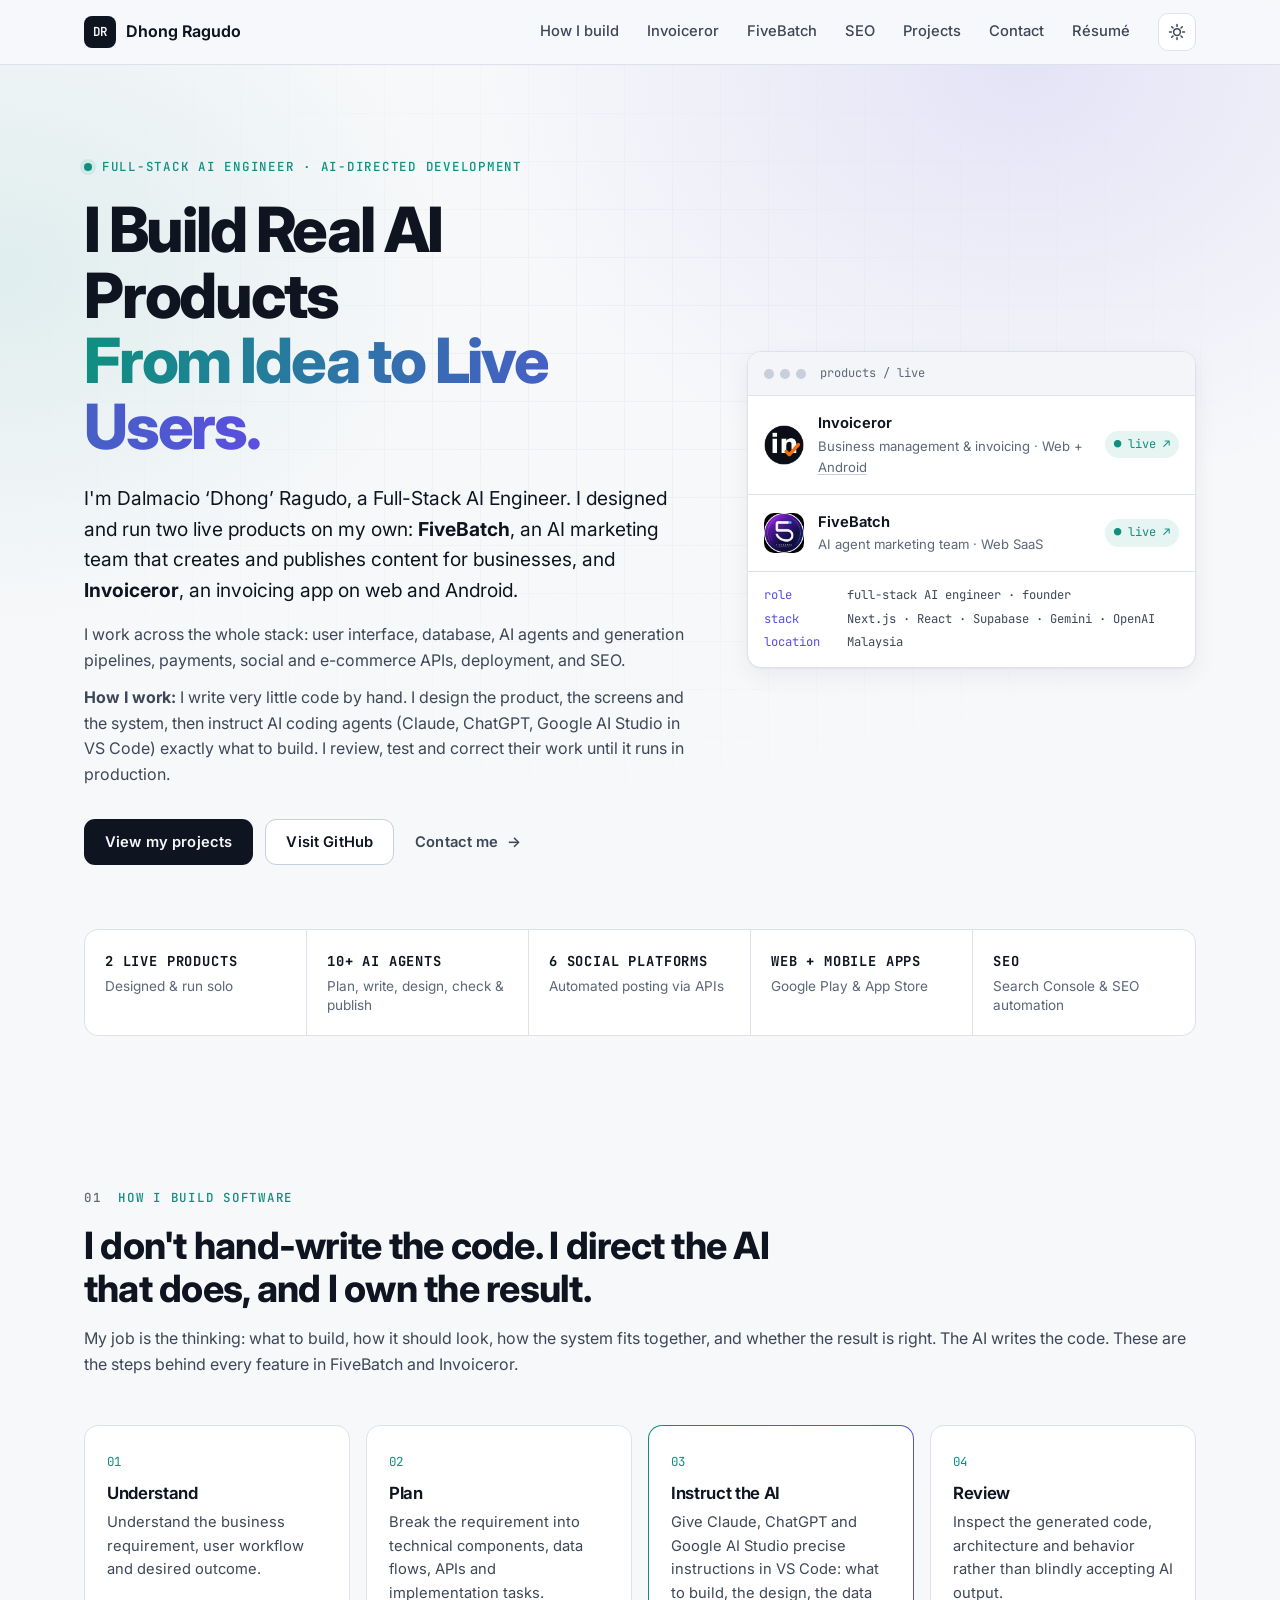
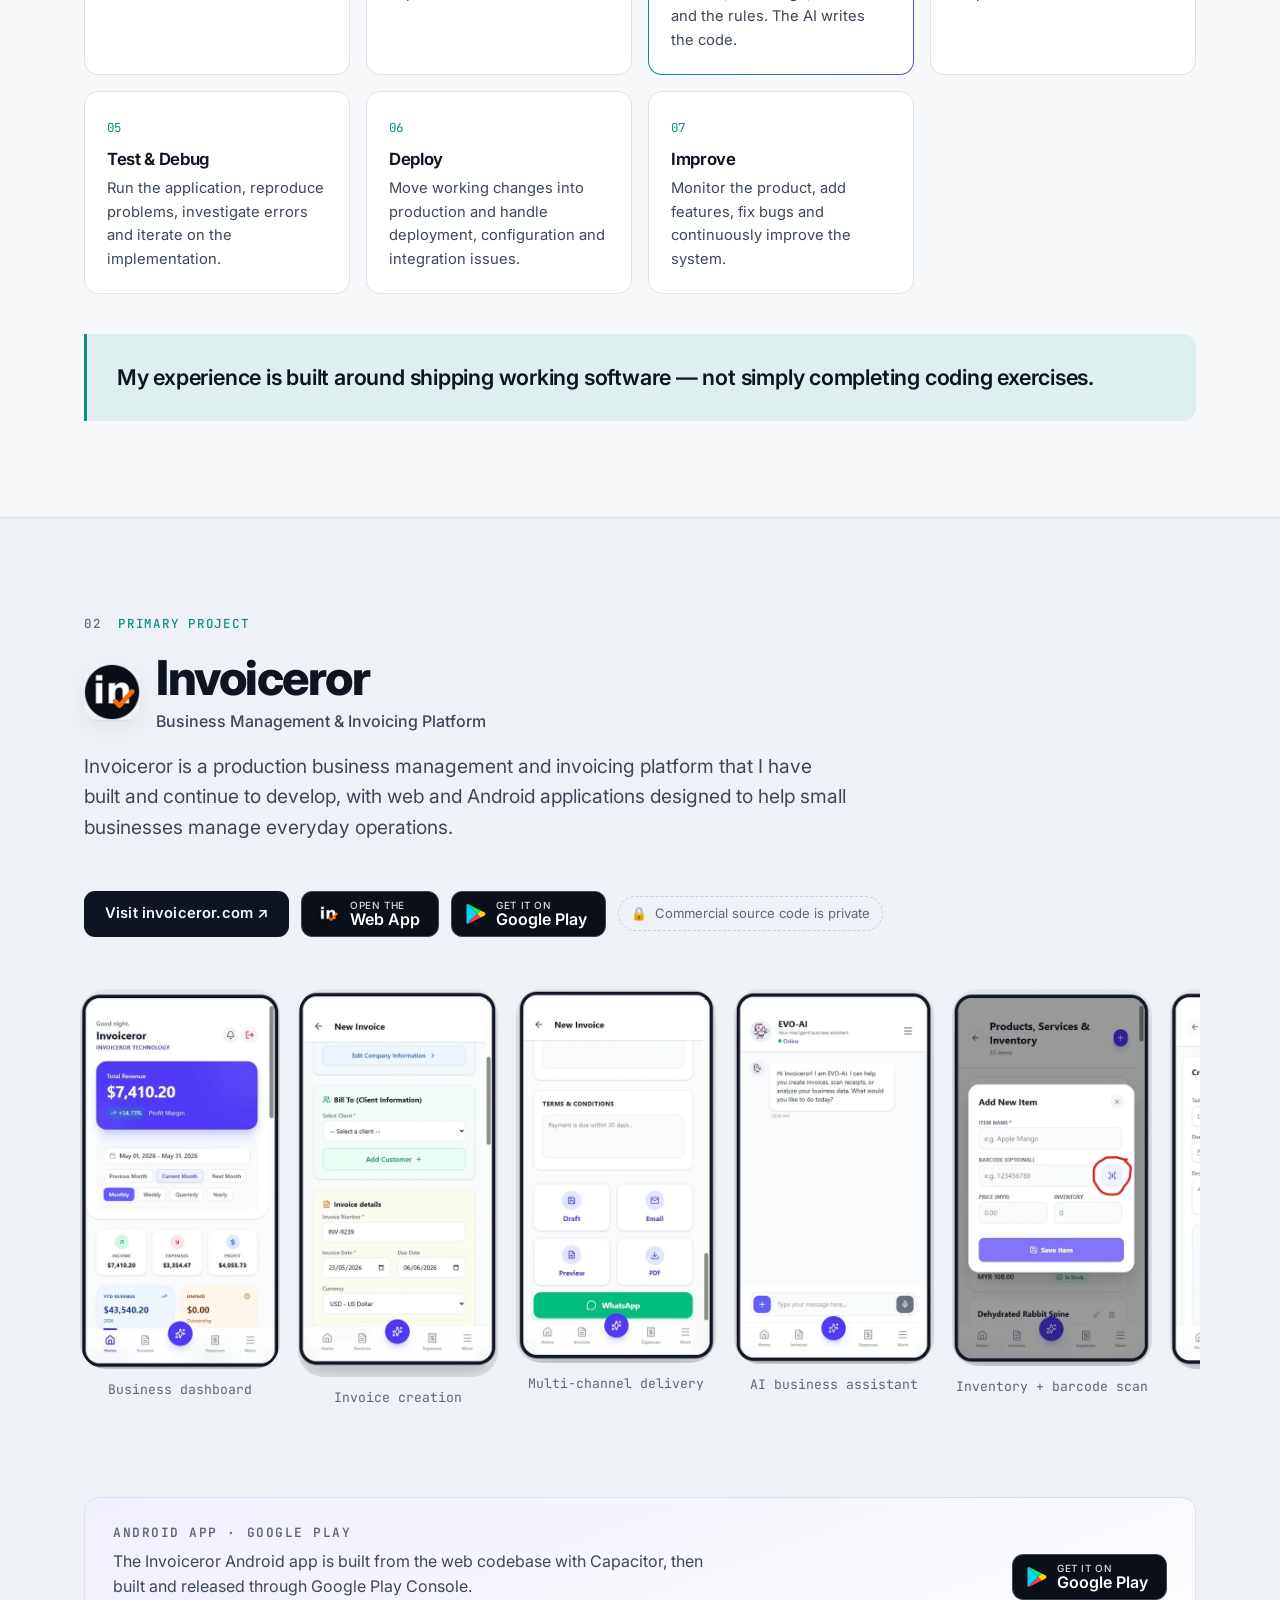
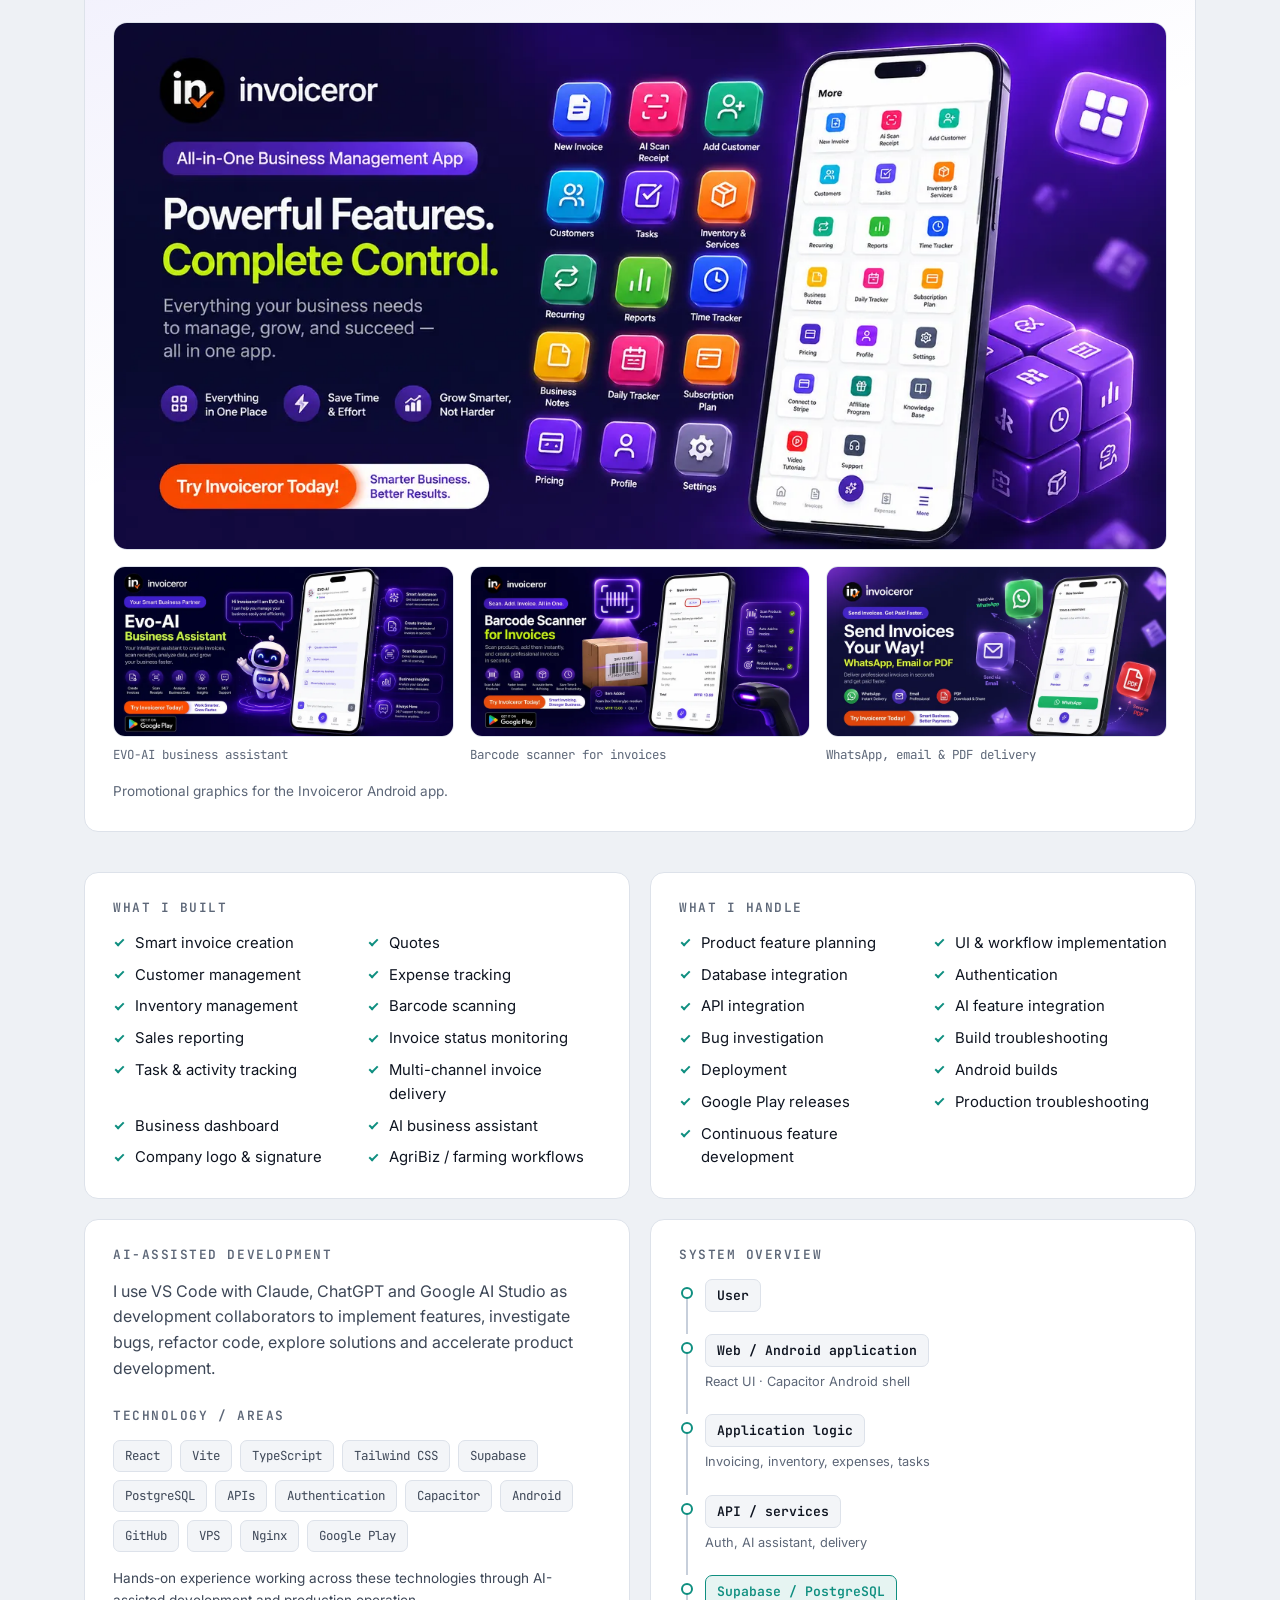
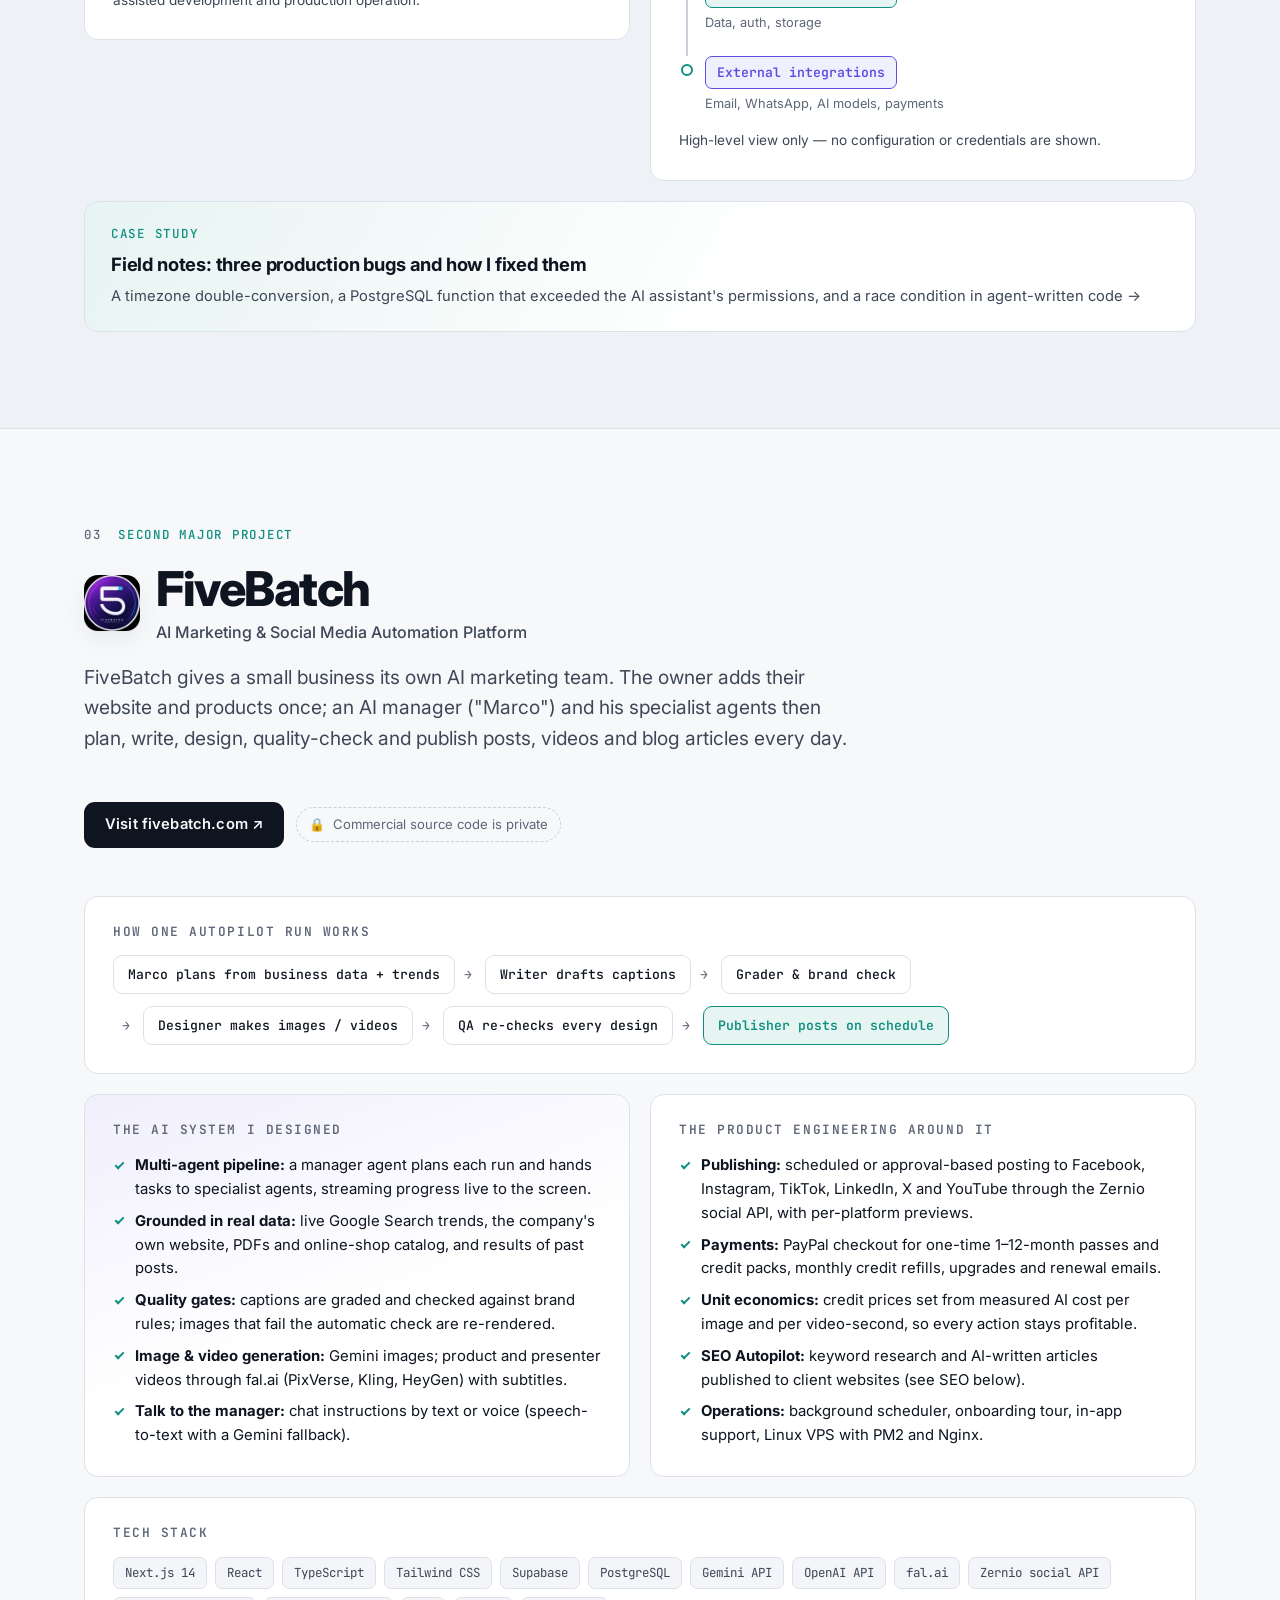
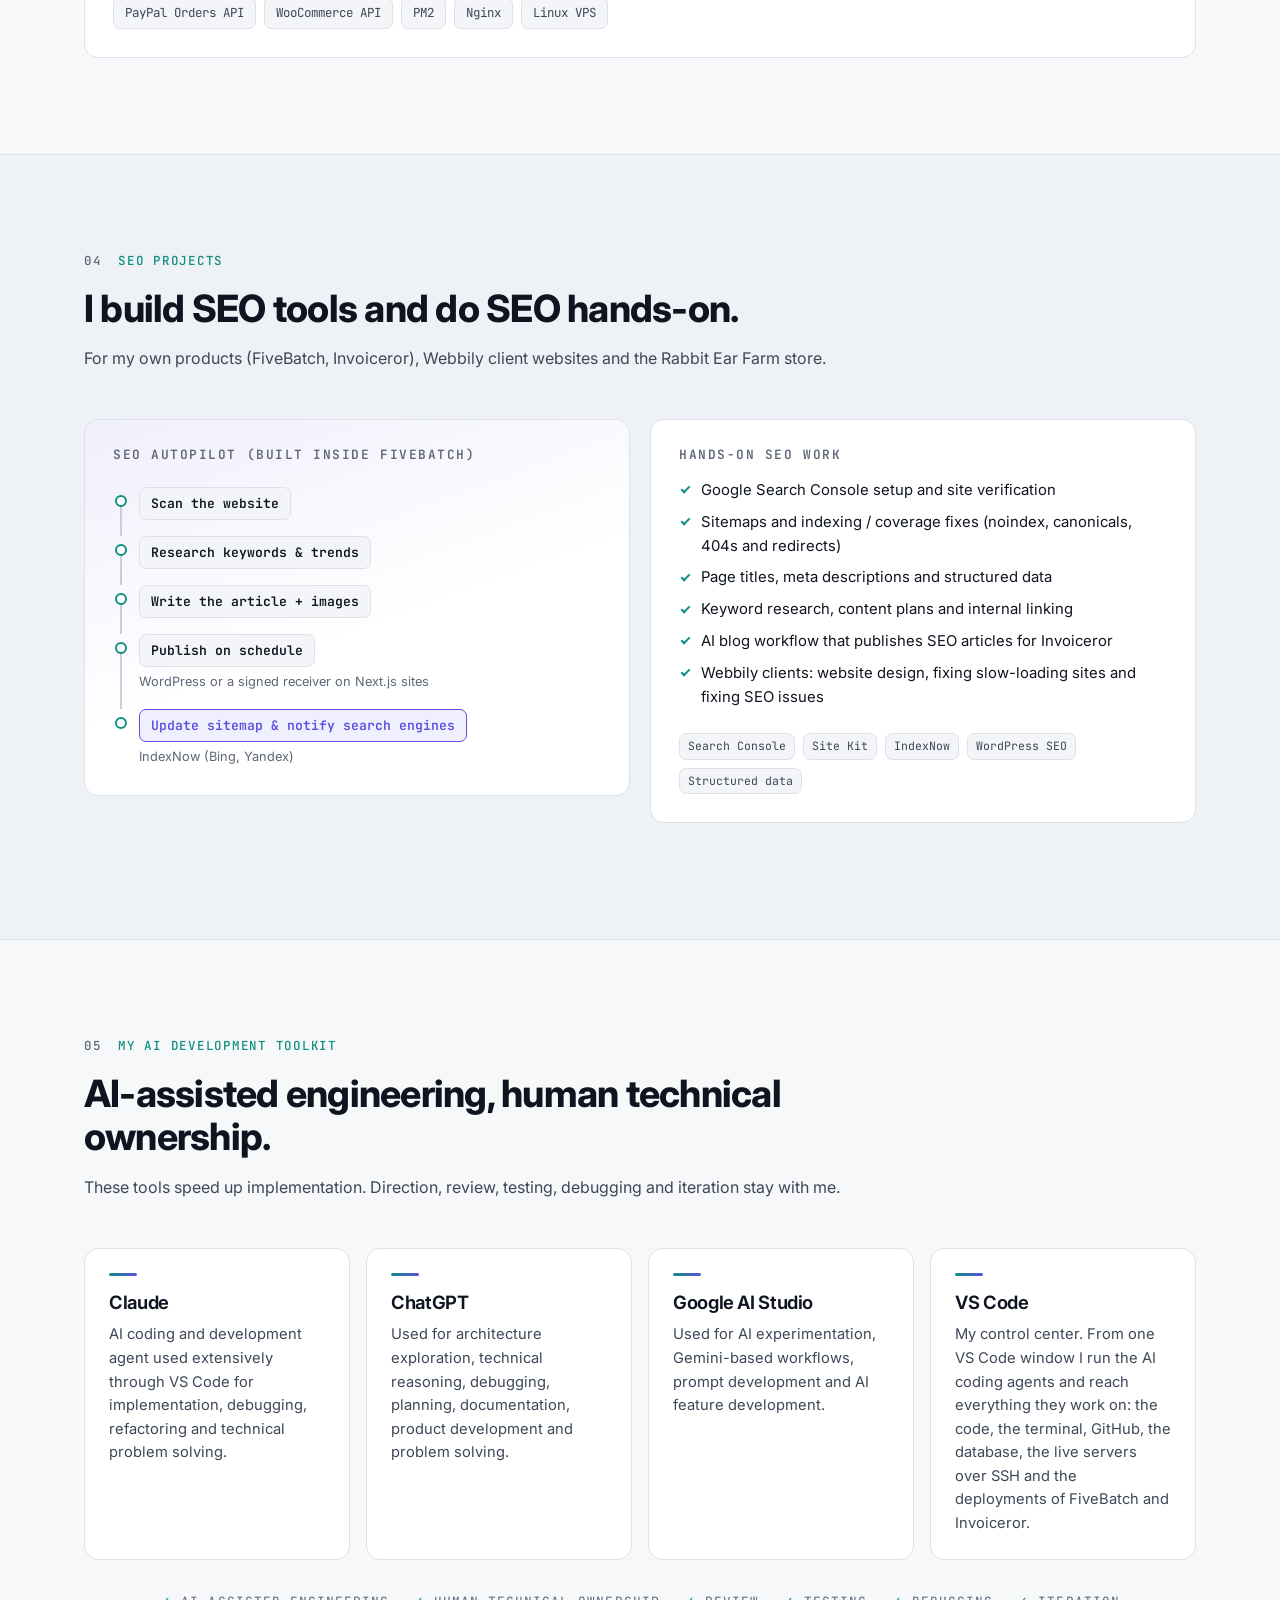
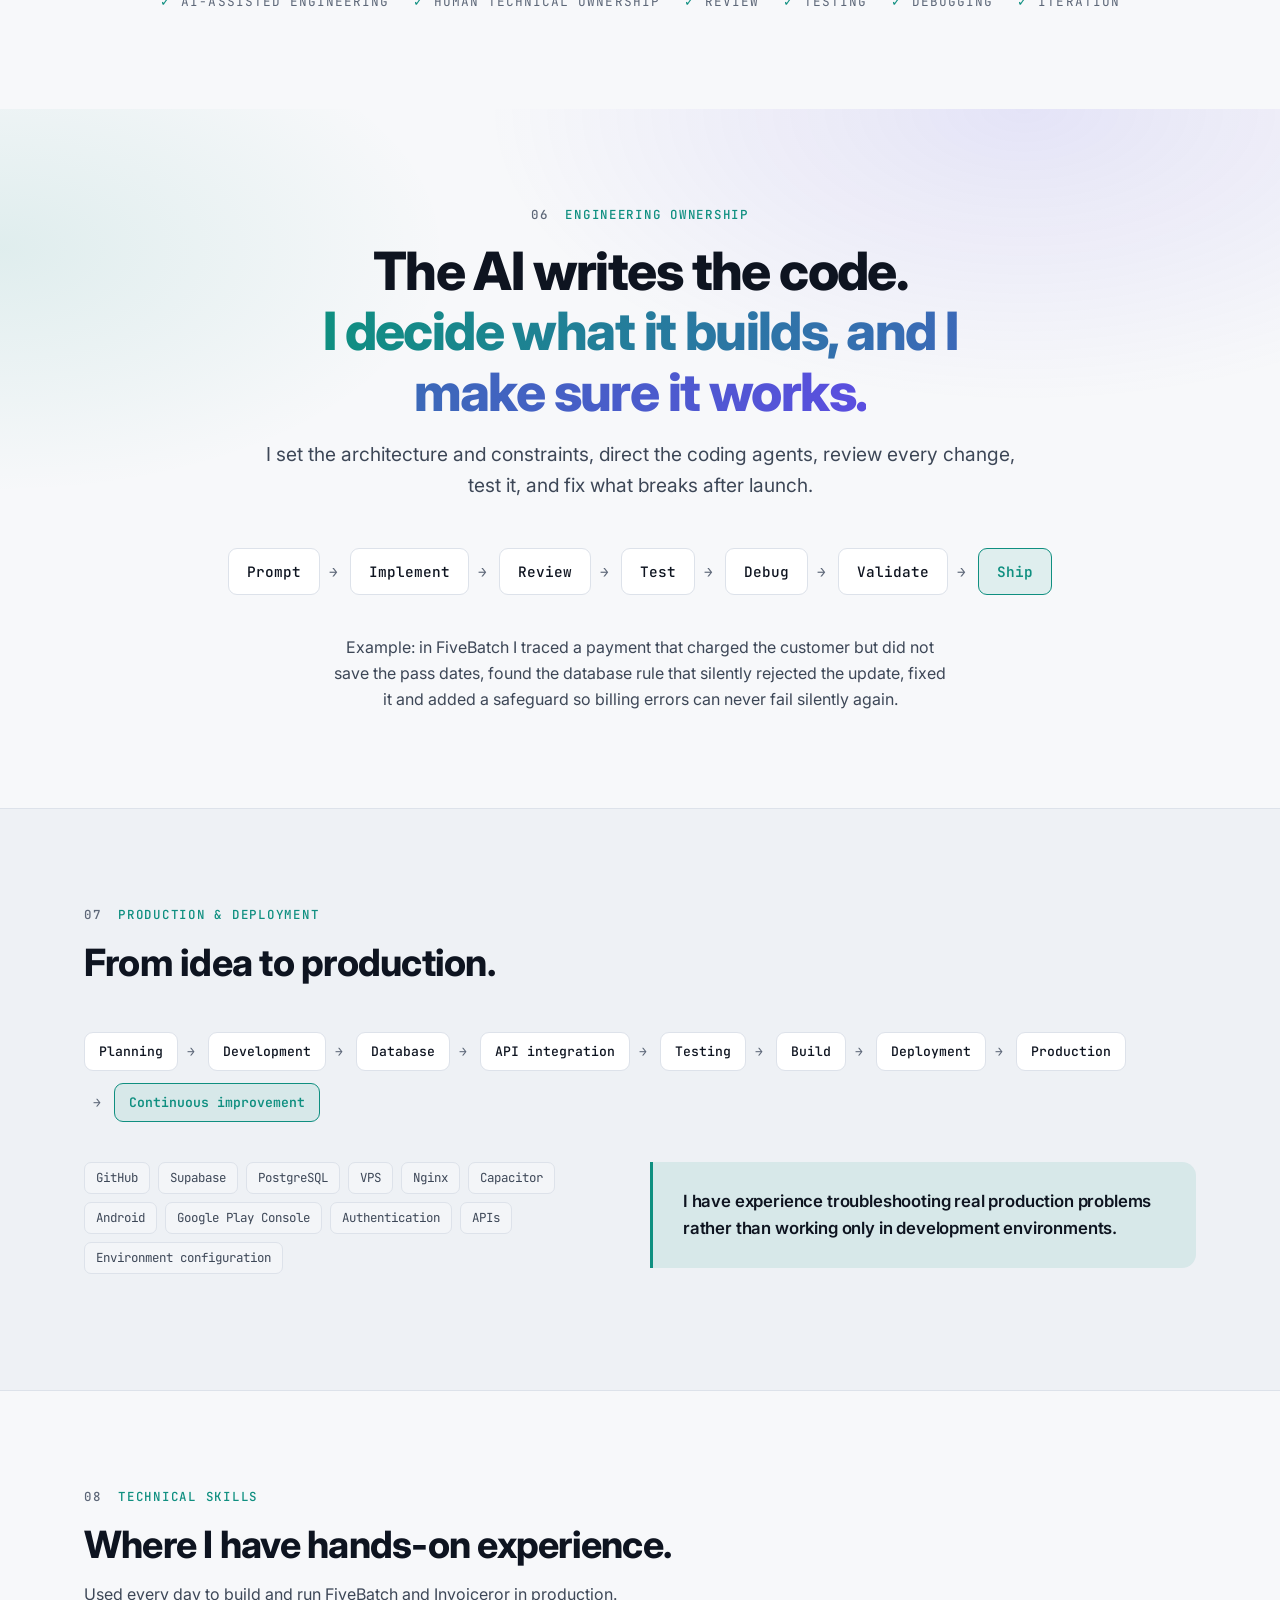
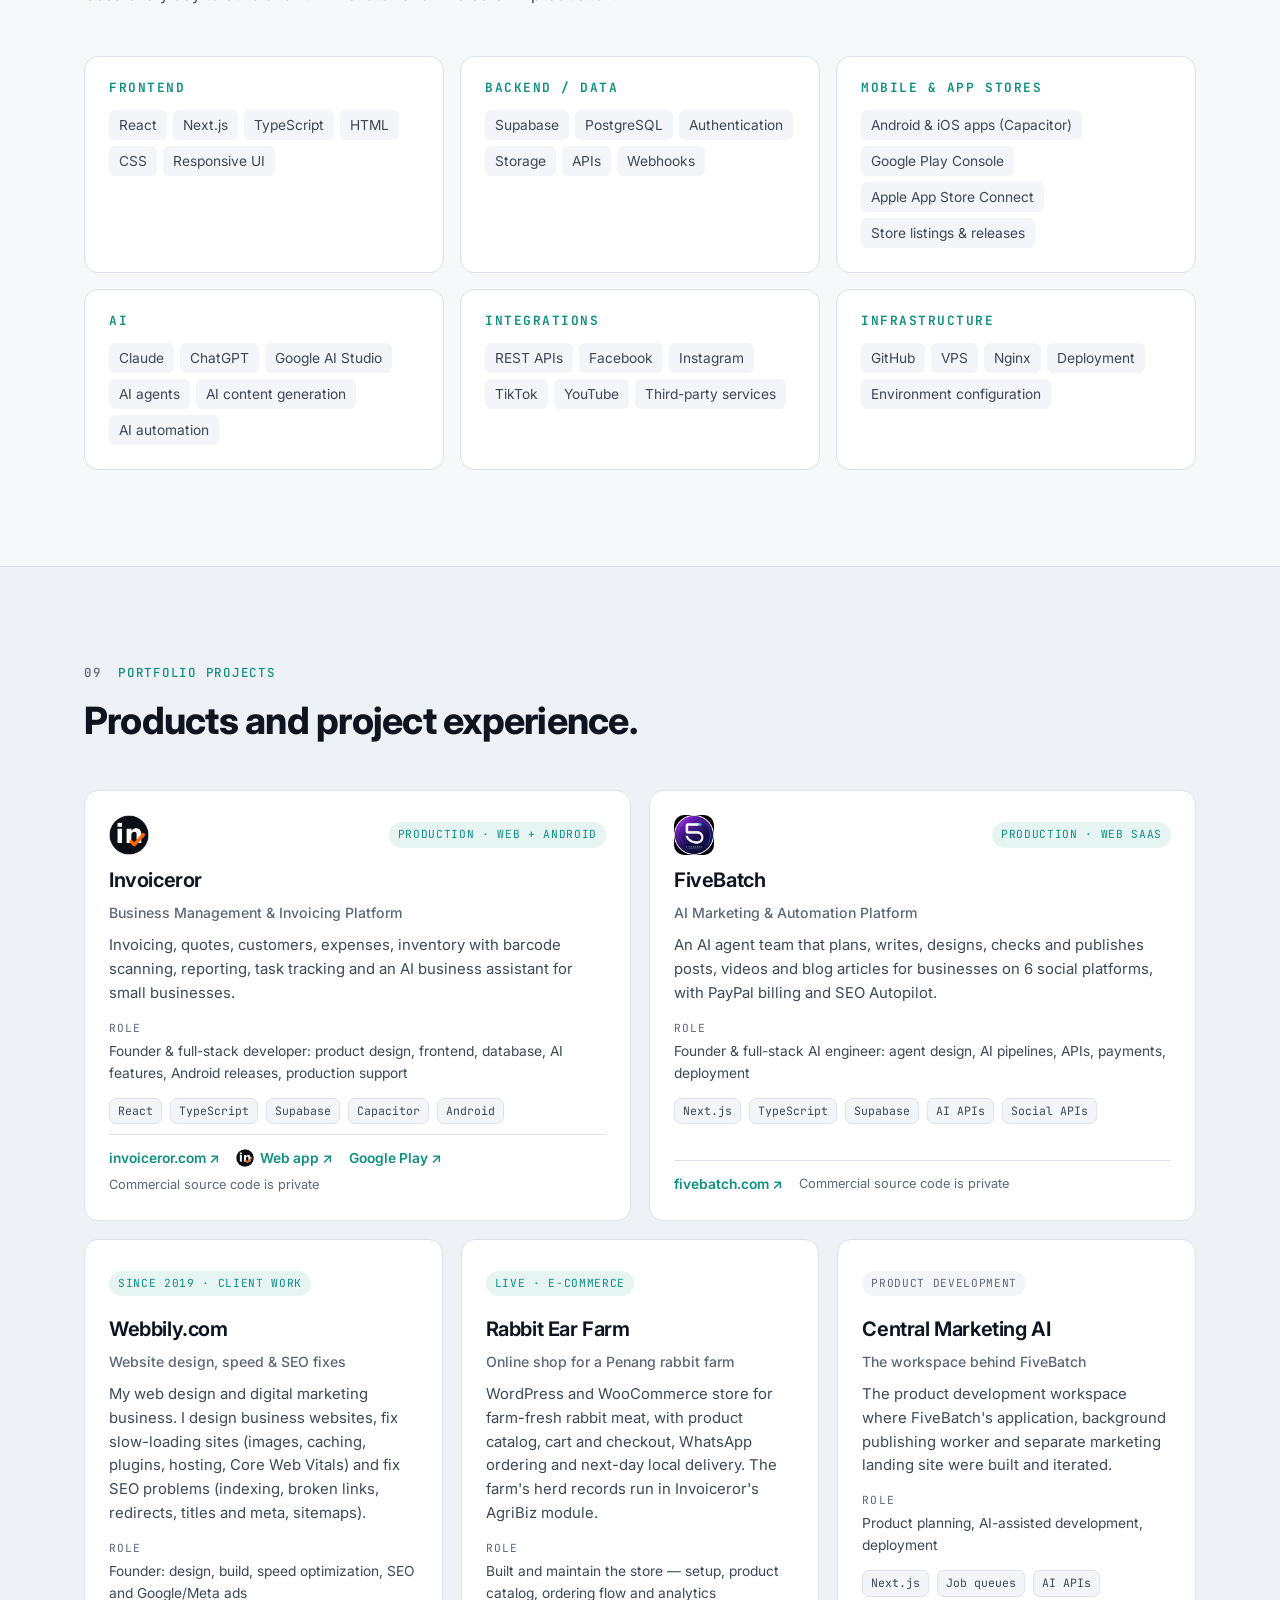
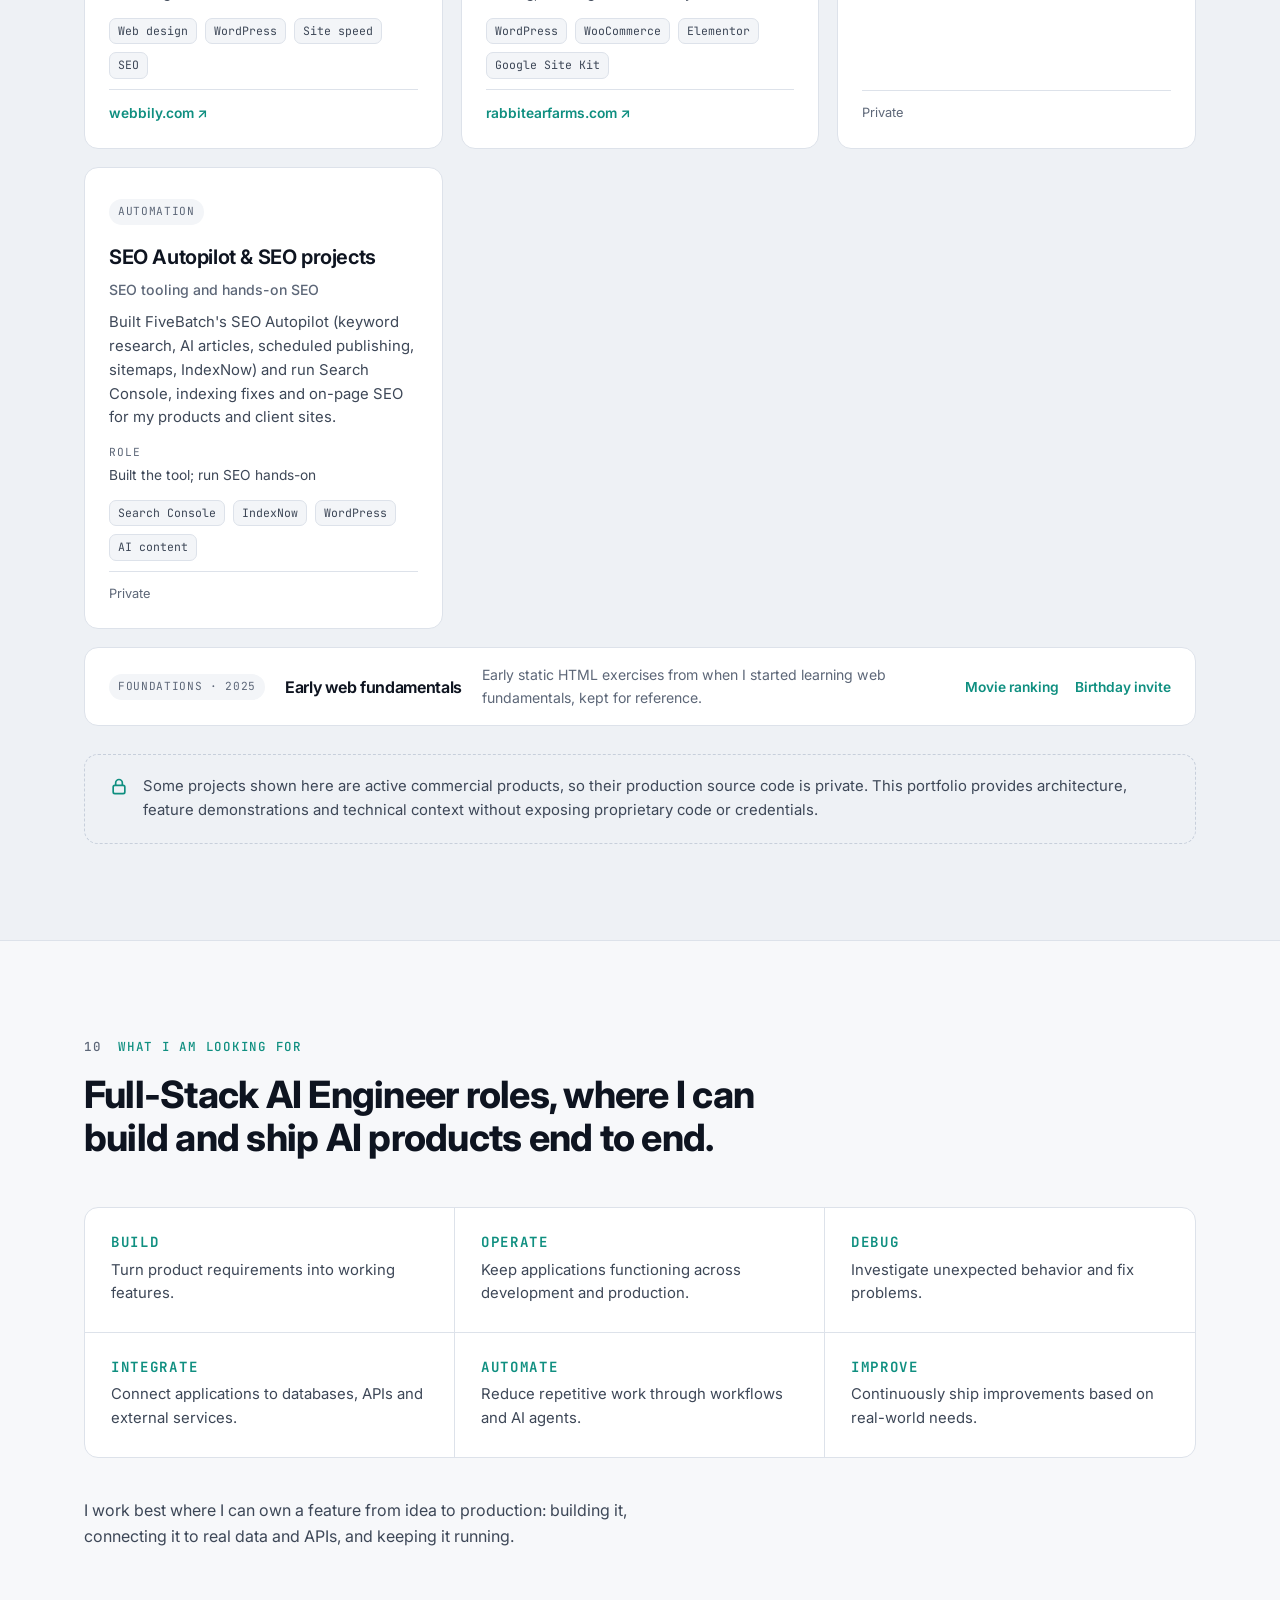
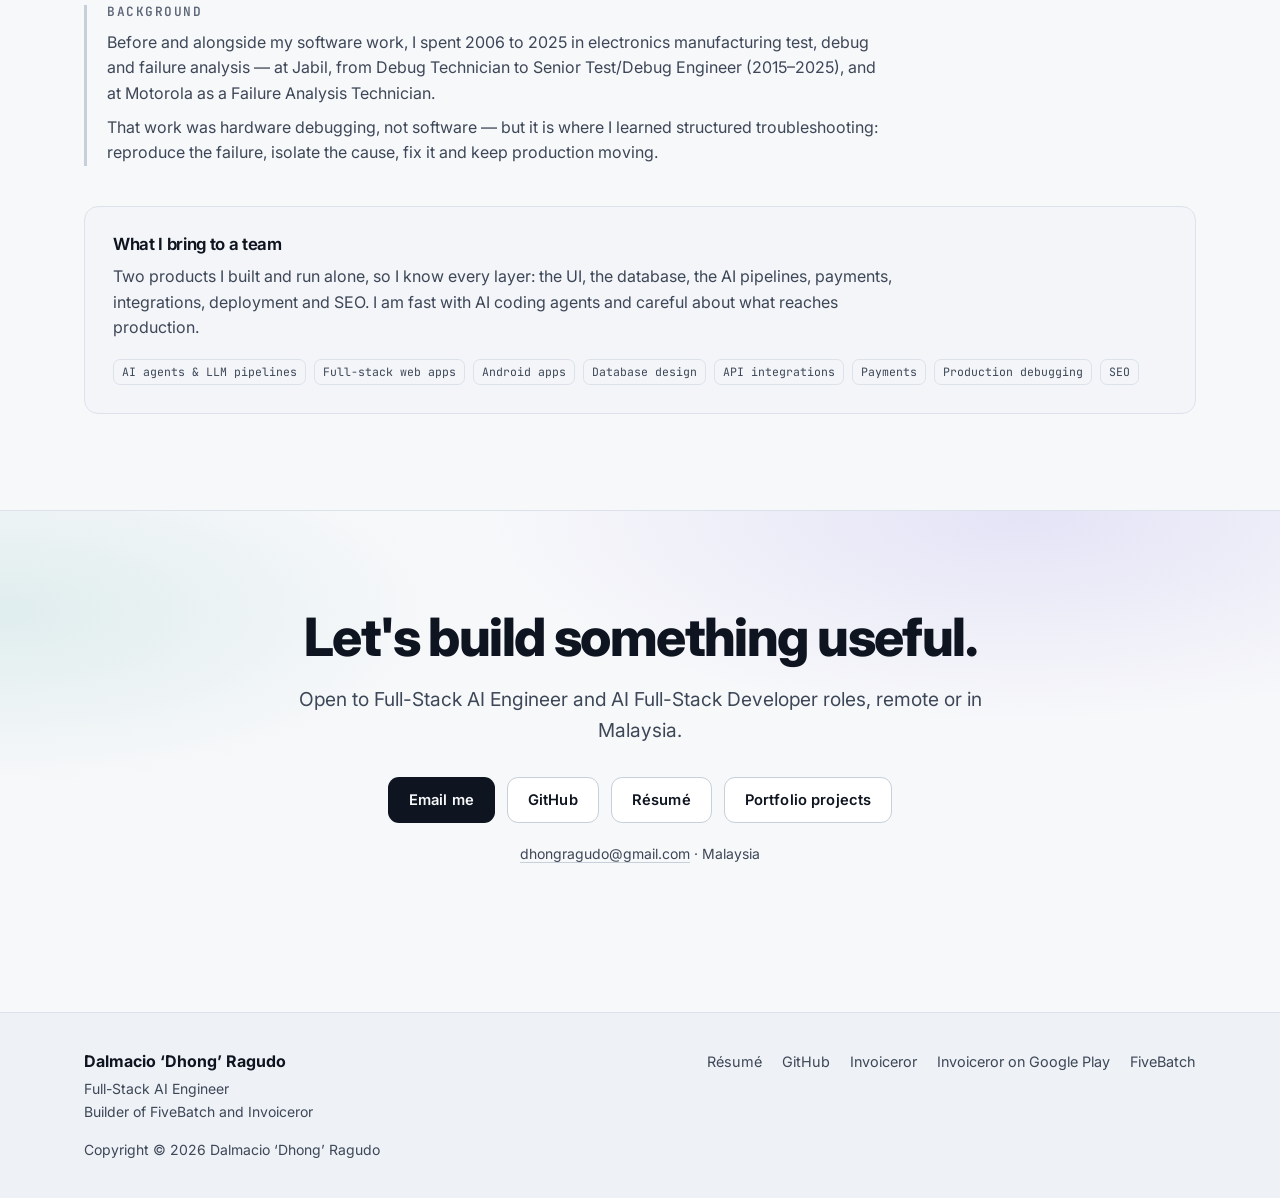
<file: index.html>
<!DOCTYPE html>
<html lang="en">
<head>
  <meta charset="UTF-8">
  <meta name="viewport" content="width=device-width, initial-scale=1.0">
  <title>Dhong Ragudo | Full-Stack AI Engineer</title>
  <meta name="description" content="Full-Stack AI Engineer who built and runs FiveBatch, an AI-agent marketing SaaS, and Invoiceror, a web + Android business app. AI agents, LLM pipelines, Next.js, Supabase, SEO automation.">
  <meta name="author" content="Dalmacio 'Dhong' Ragudo">
  <meta name="theme-color" content="#0b0f17">
  <link rel="canonical" href="https://dongrags.github.io/html-portpolio/">

  <meta property="og:type" content="website">
  <meta property="og:title" content="Dhong Ragudo | Full-Stack AI Engineer">
  <meta property="og:description" content="I build and run real AI products end to end: AI agent teams, LLM and video pipelines, web and Android apps, payments and SEO automation.">
  <meta property="og:url" content="https://dongrags.github.io/html-portpolio/">
  <meta name="twitter:card" content="summary">

  <link rel="icon" href="data:image/svg+xml,%3Csvg xmlns='http://www.w3.org/2000/svg' viewBox='0 0 32 32'%3E%3Crect width='32' height='32' rx='8' fill='%230b0f17'/%3E%3Ctext x='16' y='21.5' font-family='Arial,sans-serif' font-size='14' font-weight='700' fill='%235eead4' text-anchor='middle'%3EDR%3C/text%3E%3C/svg%3E">

  <link rel="preconnect" href="https://fonts.googleapis.com">
  <link rel="preconnect" href="https://fonts.gstatic.com" crossorigin>
  <link href="https://fonts.googleapis.com/css2?family=Inter:wght@400;500;600;700;800&family=JetBrains+Mono:wght@400;500;600&display=swap" rel="stylesheet">
  <link rel="stylesheet" href="assets/css/styles.css">

  <script>
    // Apply saved theme before paint to avoid a flash.
    try { var t = localStorage.getItem('theme'); if (t) document.documentElement.setAttribute('data-theme', t); } catch (e) {}
  </script>

  <script type="application/ld+json">
  {
    "@context": "https://schema.org",
    "@type": "Person",
    "name": "Dalmacio Ragudo",
    "alternateName": "Dhong Ragudo",
    "jobTitle": "Full-Stack AI Engineer",
    "address": { "@type": "PostalAddress", "addressCountry": "MY" },
    "url": "https://dongrags.github.io/html-portpolio/",
    "sameAs": ["https://github.com/dongrags"]
  }
  </script>
</head>
<body>
  <a class="skip-link" href="#main">Skip to content</a>

  <header class="site-header">
    <div class="container nav">
      <a class="brand" href="#top" aria-label="Dhong Ragudo, back to top">
        <span class="brand-mark" aria-hidden="true">DR</span>
        <span class="brand-name">Dhong Ragudo</span>
      </a>
      <nav aria-label="Primary">
        <button class="nav-toggle" aria-expanded="false" aria-controls="nav-links">
          <span class="sr-only">Menu</span>
          <svg width="20" height="20" viewBox="0 0 24 24" aria-hidden="true"><path d="M4 7h16M4 12h16M4 17h16" stroke="currentColor" stroke-width="2" stroke-linecap="round"/></svg>
        </button>
        <ul id="nav-links" class="nav-links">
          <li><a href="#process">How I build</a></li>
          <li><a href="#invoiceror">Invoiceror</a></li>
          <li><a href="#fivebatch">FiveBatch</a></li>
          <li><a href="#seo">SEO</a></li>
          <li><a href="#projects">Projects</a></li>
          <li><a href="#contact">Contact</a></li>
          <li><a href="resume.html">Résumé</a></li>
        </ul>
      </nav>
      <button class="theme-toggle" type="button" aria-label="Toggle light and dark theme">
        <svg class="icon-sun" width="18" height="18" viewBox="0 0 24 24" aria-hidden="true"><circle cx="12" cy="12" r="4.5" fill="none" stroke="currentColor" stroke-width="2"/><path d="M12 2v2.5M12 19.5V22M2 12h2.5M19.5 12H22M4.9 4.9l1.8 1.8M17.3 17.3l1.8 1.8M4.9 19.1l1.8-1.8M17.3 6.7l1.8-1.8" stroke="currentColor" stroke-width="2" stroke-linecap="round"/></svg>
        <svg class="icon-moon" width="18" height="18" viewBox="0 0 24 24" aria-hidden="true"><path d="M20 14.5A8 8 0 0 1 9.5 4a8 8 0 1 0 10.5 10.5Z" fill="none" stroke="currentColor" stroke-width="2" stroke-linejoin="round"/></svg>
      </button>
    </div>
  </header>

  <main id="main">

    <!-- ============ HERO ============ -->
    <section class="hero" id="top">
      <div class="container hero-grid">
        <div class="hero-copy">
          <p class="eyebrow">Full-Stack AI Engineer · AI-directed development</p>
          <h1>I Build Real AI Products<br><span class="grad">From Idea to Live Users.</span></h1>
          <p class="lead">I'm Dalmacio ‘Dhong’ Ragudo, a Full-Stack AI Engineer. I designed and run two live products on my own: <strong>FiveBatch</strong>, an AI marketing team that creates and publishes content for businesses, and <strong>Invoiceror</strong>, an invoicing app on web and Android.</p>
          <p class="muted">I work across the whole stack: user interface, database, AI agents and generation pipelines, payments, social and e-commerce APIs, deployment, and SEO.</p>
          <p class="muted"><strong>How I work:</strong> I write very little code by hand. I design the product, the screens and the system, then instruct AI coding agents (Claude, ChatGPT, Google AI Studio in VS Code) exactly what to build. I review, test and correct their work until it runs in production.</p>
          <div class="cta-row">
            <a class="btn btn-primary" href="#projects">View my projects</a>
            <a class="btn btn-ghost" href="https://github.com/dongrags" target="_blank" rel="noopener">Visit GitHub</a>
            <a class="btn btn-text" href="#contact">Contact me <span aria-hidden="true">→</span></a>
          </div>
        </div>

        <aside class="console" aria-label="Products I build and operate">
          <div class="console-bar" aria-hidden="true"><span></span><span></span><span></span><em>products / live</em></div>
          <ul class="console-list">
            <li>
              <img src="assets/img/logo-invoiceror.webp" width="40" height="40" alt="">
              <div>
                <strong>Invoiceror</strong>
                <span>Business management &amp; invoicing · Web + <a href="https://play.google.com/store/apps/details?id=app.invoiceror.com" target="_blank" rel="noopener">Android</a></span>
              </div>
              <a href="https://invoiceror.com/" target="_blank" rel="noopener" class="status" aria-label="Visit invoiceror.com">live ↗</a>
            </li>
            <li>
              <img src="assets/img/logo-fivebatch.webp" width="40" height="40" alt="">
              <div>
                <strong>FiveBatch</strong>
                <span>AI agent marketing team · Web SaaS</span>
              </div>
              <a href="https://fivebatch.com/" target="_blank" rel="noopener" class="status" aria-label="Visit fivebatch.com">live ↗</a>
            </li>
          </ul>
          <div class="console-foot">
            <p><span class="k">role</span> full-stack AI engineer · founder</p>
            <p><span class="k">stack</span> Next.js · React · Supabase · Gemini · OpenAI</p>
            <p><span class="k">location</span> Malaysia</p>
          </div>
        </aside>
      </div>

      <div class="container">
        <ul class="cap-strip" aria-label="Capability summary">
          <li><strong>2 live products</strong><span>Designed &amp; run solo</span></li>
          <li><strong>10+ AI agents</strong><span>Plan, write, design, check &amp; publish</span></li>
          <li><strong>6 social platforms</strong><span>Automated posting via APIs</span></li>
          <li><strong>Web + mobile apps</strong><span>Google Play &amp; App Store</span></li>
          <li><strong>SEO</strong><span>Search Console &amp; SEO automation</span></li>
        </ul>
      </div>
    </section>

    <!-- ============ HOW I BUILD ============ -->
    <section class="section" id="process">
      <div class="container">
        <header class="section-head">
          <p class="kicker"><span>01</span> How I build software</p>
          <h2>I don't hand-write the code. I direct the AI that does, and I own the result.</h2>
          <p class="muted">My job is the thinking: what to build, how it should look, how the system fits together, and whether the result is right. The AI writes the code. These are the steps behind every feature in FiveBatch and Invoiceror.</p>
        </header>

        <ol class="steps">
          <li><span class="step-n">01</span><h3>Understand</h3><p>Understand the business requirement, user workflow and desired outcome.</p></li>
          <li><span class="step-n">02</span><h3>Plan</h3><p>Break the requirement into technical components, data flows, APIs and implementation tasks.</p></li>
          <li class="is-ai"><span class="step-n">03</span><h3>Instruct the AI</h3><p>Give Claude, ChatGPT and Google AI Studio precise instructions in VS Code: what to build, the design, the data and the rules. The AI writes the code.</p></li>
          <li><span class="step-n">04</span><h3>Review</h3><p>Inspect the generated code, architecture and behavior rather than blindly accepting AI output.</p></li>
          <li><span class="step-n">05</span><h3>Test &amp; Debug</h3><p>Run the application, reproduce problems, investigate errors and iterate on the implementation.</p></li>
          <li><span class="step-n">06</span><h3>Deploy</h3><p>Move working changes into production and handle deployment, configuration and integration issues.</p></li>
          <li><span class="step-n">07</span><h3>Improve</h3><p>Monitor the product, add features, fix bugs and continuously improve the system.</p></li>
        </ol>

        <blockquote class="callout">My experience is built around shipping working software — not simply completing coding exercises.</blockquote>
      </div>
    </section>

    <!-- ============ INVOICEROR ============ -->
    <section class="section section-alt" id="invoiceror">
      <div class="container">
        <header class="section-head project-head">
          <p class="kicker"><span>02</span> Primary project</p>
          <div class="project-title">
            <img src="assets/img/logo-invoiceror.webp" width="56" height="56" alt="Invoiceror logo">
            <div>
              <h2>Invoiceror</h2>
              <p class="subtitle">Business Management &amp; Invoicing Platform</p>
            </div>
          </div>
          <p class="lead">Invoiceror is a production business management and invoicing platform that I have built and continue to develop, with web and Android applications designed to help small businesses manage everyday operations.</p>
          <div class="cta-row">
            <a class="btn btn-primary" href="https://invoiceror.com/" target="_blank" rel="noopener">Visit invoiceror.com ↗</a>
            <a class="btn btn-play btn-webapp" href="https://app.invoiceror.com/" target="_blank" rel="noopener" aria-label="Open the Invoiceror web app">
              <img src="assets/img/logo-invoiceror.webp" width="24" height="24" alt="">
              <span class="play-text"><small>Open the</small>Web App</span>
            </a>
            <a class="btn btn-play" href="https://play.google.com/store/apps/details?id=app.invoiceror.com" target="_blank" rel="noopener" aria-label="Get the Invoiceror Android app on Google Play">
              <svg width="20" height="22" viewBox="0 0 20 22" aria-hidden="true"><path d="M1 1.2 11.3 11 1 20.8c-.3-.2-.5-.6-.5-1V2.2c0-.4.2-.8.5-1Z" fill="#00d7fe"/><path d="m14.7 7.6-3.4 3.4L1 1.2c.2-.1.5-.2.8-.2.2 0 .4 0 .6.2l12.3 6.4Z" fill="#00f076"/><path d="M14.7 14.4 2.4 20.8c-.2.1-.4.2-.6.2-.3 0-.6-.1-.8-.2L11.3 11l3.4 3.4Z" fill="#ff3a44"/><path d="M18.6 12.4 14.7 14.4 11.3 11l3.4-3.4 3.9 2c.5.3.8.8.8 1.4s-.3 1.1-.8 1.4Z" fill="#ffd500"/></svg>
              <span class="play-text"><small>Get it on</small>Google Play</span>
            </a>
            <span class="private-pill">Commercial source code is private</span>
          </div>
        </header>

        <div class="shots" role="list" aria-label="Invoiceror Android app screenshots">
          <figure role="listitem"><img src="assets/img/invoiceror-dashboard.webp" width="440" height="836" loading="lazy" decoding="async" alt="Invoiceror business dashboard showing revenue, income, expenses and profit cards"><figcaption>Business dashboard</figcaption></figure>
          <figure role="listitem"><img src="assets/img/invoiceror-invoice.webp" width="440" height="854" loading="lazy" decoding="async" alt="New invoice screen with client selection, invoice number, dates and currency"><figcaption>Invoice creation</figcaption></figure>
          <figure role="listitem"><img src="assets/img/invoiceror-delivery.webp" width="440" height="822" loading="lazy" decoding="async" alt="Invoice actions: save draft, email, preview, PDF and WhatsApp delivery"><figcaption>Multi-channel delivery</figcaption></figure>
          <figure role="listitem"><img src="assets/img/invoiceror-ai-assistant.webp" width="440" height="826" loading="lazy" decoding="async" alt="EVO-AI business assistant chat screen"><figcaption>AI business assistant</figcaption></figure>
          <figure role="listitem"><img src="assets/img/invoiceror-barcode.webp" width="440" height="830" loading="lazy" decoding="async" alt="Add inventory item dialog with barcode scan button"><figcaption>Inventory + barcode scan</figcaption></figure>
          <figure role="listitem"><img src="assets/img/invoiceror-tasks.webp" width="440" height="837" loading="lazy" decoding="async" alt="Task tracker with due date and notification settings"><figcaption>Task tracking</figcaption></figure>
          <figure role="listitem" class="shot-raw"><img src="assets/img/invoiceror-receipt-scan.webp" width="440" height="953" loading="lazy" decoding="async" alt="Android screen for scanning a receipt with the camera to extract expense details"><figcaption>AI receipt scan</figcaption></figure>
          <figure role="listitem" class="shot-raw"><img src="assets/img/invoiceror-agribiz.webp" width="440" height="953" loading="lazy" decoding="async" alt="AgriBiz rabbit farming screen with herd counts and quick actions"><figcaption>AgriBiz farming module</figcaption></figure>
        </div>

        <div class="play-showcase">
          <div class="play-head">
            <div>
              <h3 class="panel-title">Android app · Google Play</h3>
              <p>The Invoiceror Android app is built from the web codebase with Capacitor, then built and released through Google Play Console.</p>
            </div>
            <a class="btn btn-play" href="https://play.google.com/store/apps/details?id=app.invoiceror.com" target="_blank" rel="noopener" aria-label="Get the Invoiceror Android app on Google Play">
              <svg width="20" height="22" viewBox="0 0 20 22" aria-hidden="true"><path d="M1 1.2 11.3 11 1 20.8c-.3-.2-.5-.6-.5-1V2.2c0-.4.2-.8.5-1Z" fill="#00d7fe"/><path d="m14.7 7.6-3.4 3.4L1 1.2c.2-.1.5-.2.8-.2.2 0 .4 0 .6.2l12.3 6.4Z" fill="#00f076"/><path d="M14.7 14.4 2.4 20.8c-.2.1-.4.2-.6.2-.3 0-.6-.1-.8-.2L11.3 11l3.4 3.4Z" fill="#ff3a44"/><path d="M18.6 12.4 14.7 14.4 11.3 11l3.4-3.4 3.9 2c.5.3.8.8.8 1.4s-.3 1.1-.8 1.4Z" fill="#ffd500"/></svg>
              <span class="play-text"><small>Get it on</small>Google Play</span>
            </a>
          </div>
          <a class="promo promo-wide" href="https://play.google.com/store/apps/details?id=app.invoiceror.com" target="_blank" rel="noopener">
            <img src="assets/img/promo-features.webp" width="1400" height="700" loading="lazy" decoding="async" alt="Invoiceror promotional graphic: all-in-one business management app with invoices, AI receipt scan, customers, tasks, inventory, reports and more">
          </a>
          <div class="promo-grid">
            <figure class="promo"><img src="assets/img/promo-ai-assistant.webp" width="900" height="450" loading="lazy" decoding="async" alt="Promotional graphic for the EVO-AI business assistant in Invoiceror"><figcaption>EVO-AI business assistant</figcaption></figure>
            <figure class="promo"><img src="assets/img/promo-barcode.webp" width="900" height="450" loading="lazy" decoding="async" alt="Promotional graphic for barcode scanning during invoice creation"><figcaption>Barcode scanner for invoices</figcaption></figure>
            <figure class="promo"><img src="assets/img/promo-delivery.webp" width="900" height="450" loading="lazy" decoding="async" alt="Promotional graphic for sending invoices by WhatsApp, email or PDF"><figcaption>WhatsApp, email &amp; PDF delivery</figcaption></figure>
          </div>
          <p class="note">Promotional graphics for the Invoiceror Android app.</p>
        </div>

        <div class="split">
          <div class="panel">
            <h3 class="panel-title">What I built</h3>
            <ul class="check-list cols-2">
              <li>Smart invoice creation</li>
              <li>Quotes</li>
              <li>Customer management</li>
              <li>Expense tracking</li>
              <li>Inventory management</li>
              <li>Barcode scanning</li>
              <li>Sales reporting</li>
              <li>Invoice status monitoring</li>
              <li>Task &amp; activity tracking</li>
              <li>Multi-channel invoice delivery</li>
              <li>Business dashboard</li>
              <li>AI business assistant</li>
              <li>Company logo &amp; signature</li>
              <li>AgriBiz / farming workflows</li>
            </ul>
          </div>
          <div class="panel">
            <h3 class="panel-title">What I handle</h3>
            <ul class="check-list cols-2">
              <li>Product feature planning</li>
              <li>UI &amp; workflow implementation</li>
              <li>Database integration</li>
              <li>Authentication</li>
              <li>API integration</li>
              <li>AI feature integration</li>
              <li>Bug investigation</li>
              <li>Build troubleshooting</li>
              <li>Deployment</li>
              <li>Android builds</li>
              <li>Google Play releases</li>
              <li>Production troubleshooting</li>
              <li>Continuous feature development</li>
            </ul>
          </div>
        </div>

        <div class="split">
          <div class="panel">
            <h3 class="panel-title">AI-assisted development</h3>
            <p>I use VS Code with Claude, ChatGPT and Google AI Studio as development collaborators to implement features, investigate bugs, refactor code, explore solutions and accelerate product development.</p>
            <h3 class="panel-title mt">Technology / areas</h3>
            <ul class="tags">
              <li>React</li><li>Vite</li><li>TypeScript</li><li>Tailwind CSS</li><li>Supabase</li><li>PostgreSQL</li><li>APIs</li><li>Authentication</li><li>Capacitor</li><li>Android</li><li>GitHub</li><li>VPS</li><li>Nginx</li><li>Google Play</li>
            </ul>
            <p class="note">Hands-on experience working across these technologies through AI-assisted development and production operation.</p>
          </div>

          <div class="panel">
            <h3 class="panel-title">System overview</h3>
            <ol class="flow" aria-label="Invoiceror high-level architecture">
              <li><span class="flow-node">User</span></li>
              <li><span class="flow-node">Web / Android application</span><small>React UI · Capacitor Android shell</small></li>
              <li><span class="flow-node">Application logic</span><small>Invoicing, inventory, expenses, tasks</small></li>
              <li><span class="flow-node">API / services</span><small>Auth, AI assistant, delivery</small></li>
              <li><span class="flow-node flow-db">Supabase / PostgreSQL</span><small>Data, auth, storage</small></li>
              <li><span class="flow-node flow-ext">External integrations</span><small>Email, WhatsApp, AI models, payments</small></li>
            </ol>
            <p class="note">High-level view only — no configuration or credentials are shown.</p>
          </div>
        </div>

        <a class="case-link" href="case-studies/invoiceror-production-fixes.html">
          <span class="kicker">Case study</span>
          <strong>Field notes: three production bugs and how I fixed them</strong>
          <span class="muted">A timezone double-conversion, a PostgreSQL function that exceeded the AI assistant's permissions, and a race condition in agent-written code →</span>
        </a>
      </div>
    </section>

    <!-- ============ FIVEBATCH ============ -->
    <section class="section" id="fivebatch">
      <div class="container">
        <header class="section-head project-head">
          <p class="kicker"><span>03</span> Second major project</p>
          <div class="project-title">
            <img src="assets/img/logo-fivebatch.webp" width="56" height="56" alt="FiveBatch logo">
            <div>
              <h2>FiveBatch</h2>
              <p class="subtitle">AI Marketing &amp; Social Media Automation Platform</p>
            </div>
          </div>
          <p class="lead">FiveBatch gives a small business its own AI marketing team. The owner adds their website and products once; an AI manager ("Marco") and his specialist agents then plan, write, design, quality-check and publish posts, videos and blog articles every day.</p>
          <div class="cta-row">
            <a class="btn btn-primary" href="https://fivebatch.com/" target="_blank" rel="noopener">Visit fivebatch.com ↗</a>
            <span class="private-pill">Commercial source code is private</span>
          </div>
        </header>

        <div class="panel">
          <h3 class="panel-title">How one autopilot run works</h3>
          <ol class="pipeline" aria-label="FiveBatch autopilot run">
            <li>Marco plans from business data + trends</li><li>Writer drafts captions</li><li>Grader &amp; brand check</li><li>Designer makes images / videos</li><li>QA re-checks every design</li><li class="is-end">Publisher posts on schedule</li>
          </ol>
        </div>

        <div class="split" style="margin-top:20px">
          <div class="panel panel-accent">
            <h3 class="panel-title">The AI system I designed</h3>
            <ul class="check-list">
              <li><strong>Multi-agent pipeline:</strong> a manager agent plans each run and hands tasks to specialist agents, streaming progress live to the screen.</li>
              <li><strong>Grounded in real data:</strong> live Google Search trends, the company's own website, PDFs and online-shop catalog, and results of past posts.</li>
              <li><strong>Quality gates:</strong> captions are graded and checked against brand rules; images that fail the automatic check are re-rendered.</li>
              <li><strong>Image &amp; video generation:</strong> Gemini images; product and presenter videos through fal.ai (PixVerse, Kling, HeyGen) with subtitles.</li>
              <li><strong>Talk to the manager:</strong> chat instructions by text or voice (speech-to-text with a Gemini fallback).</li>
            </ul>
          </div>
          <div class="panel">
            <h3 class="panel-title">The product engineering around it</h3>
            <ul class="check-list">
              <li><strong>Publishing:</strong> scheduled or approval-based posting to Facebook, Instagram, TikTok, LinkedIn, X and YouTube through the Zernio social API, with per-platform previews.</li>
              <li><strong>Payments:</strong> PayPal checkout for one-time 1–12-month passes and credit packs, monthly credit refills, upgrades and renewal emails.</li>
              <li><strong>Unit economics:</strong> credit prices set from measured AI cost per image and per video-second, so every action stays profitable.</li>
              <li><strong>SEO Autopilot:</strong> keyword research and AI-written articles published to client websites (see SEO below).</li>
              <li><strong>Operations:</strong> background scheduler, onboarding tour, in-app support, Linux VPS with PM2 and Nginx.</li>
            </ul>
          </div>
        </div>

        <div class="panel" style="margin-top:20px">
          <h3 class="panel-title">Tech stack</h3>
          <ul class="tags">
            <li>Next.js 14</li><li>React</li><li>TypeScript</li><li>Tailwind CSS</li><li>Supabase</li><li>PostgreSQL</li><li>Gemini API</li><li>OpenAI API</li><li>fal.ai</li><li>Zernio social API</li><li>PayPal Orders API</li><li>WooCommerce API</li><li>PM2</li><li>Nginx</li><li>Linux VPS</li>
          </ul>
        </div>
      </div>
    </section>

    <!-- ============ SEO ============ -->
    <section class="section section-alt" id="seo">
      <div class="container">
        <header class="section-head">
          <p class="kicker"><span>04</span> SEO projects</p>
          <h2>I build SEO tools and do SEO hands-on.</h2>
          <p class="muted">For my own products (FiveBatch, Invoiceror), Webbily client websites and the Rabbit Ear Farm store.</p>
        </header>
        <div class="split">
          <div class="panel panel-accent">
            <h3 class="panel-title">SEO Autopilot (built inside FiveBatch)</h3>
            <ol class="flow flow-compact" aria-label="SEO Autopilot workflow">
              <li><span class="flow-node">Scan the website</span></li>
              <li><span class="flow-node">Research keywords &amp; trends</span></li>
              <li><span class="flow-node">Write the article + images</span></li>
              <li><span class="flow-node">Publish on schedule</span><small>WordPress or a signed receiver on Next.js sites</small></li>
              <li><span class="flow-node flow-ext">Update sitemap &amp; notify search engines</span><small>IndexNow (Bing, Yandex)</small></li>
            </ol>
          </div>
          <div class="panel">
            <h3 class="panel-title">Hands-on SEO work</h3>
            <ul class="check-list">
              <li>Google Search Console setup and site verification</li>
              <li>Sitemaps and indexing / coverage fixes (noindex, canonicals, 404s and redirects)</li>
              <li>Page titles, meta descriptions and structured data</li>
              <li>Keyword research, content plans and internal linking</li>
              <li>AI blog workflow that publishes SEO articles for Invoiceror</li>
              <li>Webbily clients: website design, fixing slow-loading sites and fixing SEO issues</li>
            </ul>
            <ul class="tags tags-sm mt"><li>Search Console</li><li>Site Kit</li><li>IndexNow</li><li>WordPress SEO</li><li>Structured data</li></ul>
          </div>
        </div>
      </div>
    </section>

    <!-- ============ AI TOOLKIT ============ -->
    <section class="section" id="toolkit">
      <div class="container">
        <header class="section-head">
          <p class="kicker"><span>05</span> My AI development toolkit</p>
          <h2>AI-assisted engineering, human technical ownership.</h2>
          <p class="muted">These tools speed up implementation. Direction, review, testing, debugging and iteration stay with me.</p>
        </header>
        <div class="tool-grid">
          <article class="tool">
            <h3>Claude</h3>
            <p>AI coding and development agent used extensively through VS Code for implementation, debugging, refactoring and technical problem solving.</p>
          </article>
          <article class="tool">
            <h3>ChatGPT</h3>
            <p>Used for architecture exploration, technical reasoning, debugging, planning, documentation, product development and problem solving.</p>
          </article>
          <article class="tool">
            <h3>Google AI Studio</h3>
            <p>Used for AI experimentation, Gemini-based workflows, prompt development and AI feature development.</p>
          </article>
          <article class="tool">
            <h3>VS Code</h3>
            <p>My control center. From one VS Code window I run the AI coding agents and reach everything they work on: the code, the terminal, GitHub, the database, the live servers over SSH and the deployments of FiveBatch and Invoiceror.</p>
          </article>
        </div>
        <ul class="principles" aria-label="Principles">
          <li>AI-assisted engineering</li><li>Human technical ownership</li><li>Review</li><li>Testing</li><li>Debugging</li><li>Iteration</li>
        </ul>
      </div>
    </section>

    <!-- ============ OPERATOR ============ -->
    <section class="section operator" id="operator">
      <div class="container">
        <header class="section-head center">
          <p class="kicker"><span>06</span> Engineering ownership</p>
          <h2 class="big">The AI writes the code.<br><span class="grad">I decide what it builds, and I make sure it works.</span></h2>
          <p class="lead">I set the architecture and constraints, direct the coding agents, review every change, test it, and fix what breaks after launch.</p>
        </header>
        <ol class="pipeline pipeline-lg" aria-label="Operator loop">
          <li>Prompt</li><li>Implement</li><li>Review</li><li>Test</li><li>Debug</li><li>Validate</li><li class="is-end">Ship</li>
        </ol>
        <p class="center muted narrow">Example: in FiveBatch I traced a payment that charged the customer but did not save the pass dates, found the database rule that silently rejected the update, fixed it and added a safeguard so billing errors can never fail silently again.</p>
      </div>
    </section>

    <!-- ============ PRODUCTION ============ -->
    <section class="section section-alt" id="production">
      <div class="container">
        <header class="section-head">
          <p class="kicker"><span>07</span> Production &amp; deployment</p>
          <h2>From idea to production.</h2>
        </header>
        <ol class="pipeline" aria-label="Idea to production lifecycle">
          <li>Planning</li><li>Development</li><li>Database</li><li>API integration</li><li>Testing</li><li>Build</li><li>Deployment</li><li>Production</li><li class="is-end">Continuous improvement</li>
        </ol>
        <div class="split mt-lg">
          <div>
            <ul class="tags">
              <li>GitHub</li><li>Supabase</li><li>PostgreSQL</li><li>VPS</li><li>Nginx</li><li>Capacitor</li><li>Android</li><li>Google Play Console</li><li>Authentication</li><li>APIs</li><li>Environment configuration</li>
            </ul>
          </div>
          <blockquote class="callout callout-sm">I have experience troubleshooting real production problems rather than working only in development environments.</blockquote>
        </div>
      </div>
    </section>

    <!-- ============ TECHNICAL AREAS ============ -->
    <section class="section" id="skills">
      <div class="container">
        <header class="section-head">
          <p class="kicker"><span>08</span> Technical skills</p>
          <h2>Where I have hands-on experience.</h2>
          <p class="muted">Used every day to build and run FiveBatch and Invoiceror in production.</p>
        </header>
        <div class="area-grid">
          <div class="area"><h3>Frontend</h3><ul><li>React</li><li>Next.js</li><li>TypeScript</li><li>HTML</li><li>CSS</li><li>Responsive UI</li></ul></div>
          <div class="area"><h3>Backend / Data</h3><ul><li>Supabase</li><li>PostgreSQL</li><li>Authentication</li><li>Storage</li><li>APIs</li><li>Webhooks</li></ul></div>
          <div class="area"><h3>Mobile &amp; app stores</h3><ul><li>Android &amp; iOS apps (Capacitor)</li><li>Google Play Console</li><li>Apple App Store Connect</li><li>Store listings &amp; releases</li></ul></div>
          <div class="area"><h3>AI</h3><ul><li>Claude</li><li>ChatGPT</li><li>Google AI Studio</li><li>AI agents</li><li>AI content generation</li><li>AI automation</li></ul></div>
          <div class="area"><h3>Integrations</h3><ul><li>REST APIs</li><li>Facebook</li><li>Instagram</li><li>TikTok</li><li>YouTube</li><li>Third-party services</li></ul></div>
          <div class="area"><h3>Infrastructure</h3><ul><li>GitHub</li><li>VPS</li><li>Nginx</li><li>Deployment</li><li>Environment configuration</li></ul></div>
        </div>
      </div>
    </section>

    <!-- ============ PROJECTS ============ -->
    <section class="section section-alt" id="projects">
      <div class="container">
        <header class="section-head">
          <p class="kicker"><span>09</span> Portfolio projects</p>
          <h2>Products and project experience.</h2>
        </header>

        <div class="card-grid">
          <article class="card card-feature">
            <div class="card-top"><img src="assets/img/logo-invoiceror.webp" width="40" height="40" alt="" loading="lazy"><span class="badge">Production · Web + Android</span></div>
            <h3>Invoiceror</h3>
            <p class="card-sub">Business Management &amp; Invoicing Platform</p>
            <p>Invoicing, quotes, customers, expenses, inventory with barcode scanning, reporting, task tracking and an AI business assistant for small businesses.</p>
            <dl><dt>Role</dt><dd>Founder &amp; full-stack developer: product design, frontend, database, AI features, Android releases, production support</dd></dl>
            <ul class="tags tags-sm"><li>React</li><li>TypeScript</li><li>Supabase</li><li>Capacitor</li><li>Android</li></ul>
            <div class="card-links"><a href="https://invoiceror.com/" target="_blank" rel="noopener">invoiceror.com ↗</a><a class="link-logo" href="https://app.invoiceror.com/" target="_blank" rel="noopener"><img src="assets/img/logo-invoiceror.webp" width="18" height="18" alt="" loading="lazy">Web app ↗</a><a href="https://play.google.com/store/apps/details?id=app.invoiceror.com" target="_blank" rel="noopener">Google Play ↗</a><span>Commercial source code is private</span></div>
          </article>

          <article class="card card-feature">
            <div class="card-top"><img src="assets/img/logo-fivebatch.webp" width="40" height="40" alt="" loading="lazy"><span class="badge">Production · Web SaaS</span></div>
            <h3>FiveBatch</h3>
            <p class="card-sub">AI Marketing &amp; Automation Platform</p>
            <p>An AI agent team that plans, writes, designs, checks and publishes posts, videos and blog articles for businesses on 6 social platforms, with PayPal billing and SEO Autopilot.</p>
            <dl><dt>Role</dt><dd>Founder &amp; full-stack AI engineer: agent design, AI pipelines, APIs, payments, deployment</dd></dl>
            <ul class="tags tags-sm"><li>Next.js</li><li>TypeScript</li><li>Supabase</li><li>AI APIs</li><li>Social APIs</li></ul>
            <div class="card-links"><a href="https://fivebatch.com/" target="_blank" rel="noopener">fivebatch.com ↗</a><span>Commercial source code is private</span></div>
          </article>

          <article class="card">
            <div class="card-top"><span class="badge">Since 2019 · Client work</span></div>
            <h3>Webbily.com</h3>
            <p class="card-sub">Website design, speed &amp; SEO fixes</p>
            <p>My web design and digital marketing business. I design business websites, fix slow-loading sites (images, caching, plugins, hosting, Core Web Vitals) and fix SEO problems (indexing, broken links, redirects, titles and meta, sitemaps).</p>
            <dl><dt>Role</dt><dd>Founder: design, build, speed optimization, SEO and Google/Meta ads</dd></dl>
            <ul class="tags tags-sm"><li>Web design</li><li>WordPress</li><li>Site speed</li><li>SEO</li></ul>
            <div class="card-links"><a href="https://webbily.com/" target="_blank" rel="noopener">webbily.com ↗</a></div>
          </article>

          <article class="card">
            <div class="card-top"><span class="badge">Live · E-commerce</span></div>
            <h3>Rabbit Ear Farm</h3>
            <p class="card-sub">Online shop for a Penang rabbit farm</p>
            <p>WordPress and WooCommerce store for farm-fresh rabbit meat, with product catalog, cart and checkout, WhatsApp ordering and next-day local delivery. The farm's herd records run in Invoiceror's AgriBiz module.</p>
            <dl><dt>Role</dt><dd>Built and maintain the store — setup, product catalog, ordering flow and analytics</dd></dl>
            <ul class="tags tags-sm"><li>WordPress</li><li>WooCommerce</li><li>Elementor</li><li>Google Site Kit</li></ul>
            <div class="card-links"><a href="https://rabbitearfarms.com/shop/" target="_blank" rel="noopener">rabbitearfarms.com ↗</a></div>
          </article>

          <article class="card">
            <div class="card-top"><span class="badge badge-muted">Product development</span></div>
            <h3>Central Marketing AI</h3>
            <p class="card-sub">The workspace behind FiveBatch</p>
            <p>The product development workspace where FiveBatch's application, background publishing worker and separate marketing landing site were built and iterated.</p>
            <dl><dt>Role</dt><dd>Product planning, AI-assisted development, deployment</dd></dl>
            <ul class="tags tags-sm"><li>Next.js</li><li>Job queues</li><li>AI APIs</li></ul>
            <div class="card-links"><span>Private</span></div>
          </article>

          <article class="card">
            <div class="card-top"><span class="badge badge-muted">Automation</span></div>
            <h3>SEO Autopilot &amp; SEO projects</h3>
            <p class="card-sub">SEO tooling and hands-on SEO</p>
            <p>Built FiveBatch's SEO Autopilot (keyword research, AI articles, scheduled publishing, sitemaps, IndexNow) and run Search Console, indexing fixes and on-page SEO for my products and client sites.</p>
            <dl><dt>Role</dt><dd>Built the tool; run SEO hands-on</dd></dl>
            <ul class="tags tags-sm"><li>Search Console</li><li>IndexNow</li><li>WordPress</li><li>AI content</li></ul>
            <div class="card-links"><span>Private</span></div>
          </article>

          <article class="card card-slim">
            <div class="card-top"><span class="badge badge-muted">Foundations · 2025</span></div>
            <h3>Early web fundamentals</h3>
            <p class="card-sub">HTML practice projects</p>
            <p>Early static HTML exercises from when I started learning web fundamentals, kept for reference.</p>
            <ul class="tags tags-sm"><li>HTML</li></ul>
            <div class="card-links"><a href="public/movie-ranking.html">Movie ranking</a><a href="public/birthday-invite.html">Birthday invite</a></div>
          </article>
        </div>

        <aside class="private-note" aria-label="Note about private source code">
          <svg width="20" height="20" viewBox="0 0 24 24" aria-hidden="true"><rect x="5" y="10" width="14" height="10" rx="2" fill="none" stroke="currentColor" stroke-width="2"/><path d="M8 10V7a4 4 0 0 1 8 0v3" fill="none" stroke="currentColor" stroke-width="2"/></svg>
          <p>Some projects shown here are active commercial products, so their production source code is private. This portfolio provides architecture, feature demonstrations and technical context without exposing proprietary code or credentials.</p>
        </aside>
      </div>
    </section>

    <!-- ============ WHY TECH OPS ============ -->
    <section class="section" id="why">
      <div class="container">
        <header class="section-head">
          <p class="kicker"><span>10</span> What I am looking for</p>
          <h2>Full-Stack AI Engineer roles, where I can build and ship AI products end to end.</h2>
        </header>
        <div class="why-grid">
          <div><h3>Build</h3><p>Turn product requirements into working features.</p></div>
          <div><h3>Operate</h3><p>Keep applications functioning across development and production.</p></div>
          <div><h3>Debug</h3><p>Investigate unexpected behavior and fix problems.</p></div>
          <div><h3>Integrate</h3><p>Connect applications to databases, APIs and external services.</p></div>
          <div><h3>Automate</h3><p>Reduce repetitive work through workflows and AI agents.</p></div>
          <div><h3>Improve</h3><p>Continuously ship improvements based on real-world needs.</p></div>
        </div>
        <p class="muted narrow mt-lg">I work best where I can own a feature from idea to production: building it, connecting it to real data and APIs, and keeping it running.</p>

        <div class="background">
          <h3 class="panel-title">Background</h3>
          <p>Before and alongside my software work, I spent 2006 to 2025 in electronics manufacturing test, debug and failure analysis — at Jabil, from Debug Technician to Senior Test/Debug Engineer (2015–2025), and at Motorola as a Failure Analysis Technician.</p>
          <p>That work was hardware debugging, not software — but it is where I learned structured troubleshooting: reproduce the failure, isolate the cause, fix it and keep production moving.</p>
        </div>

        <div class="role-box">
          <h3>What I bring to a team</h3>
          <p>Two products I built and run alone, so I know every layer: the UI, the database, the AI pipelines, payments, integrations, deployment and SEO. I am fast with AI coding agents and careful about what reaches production.</p>
          <ul class="tags tags-sm">
            <li>AI agents &amp; LLM pipelines</li><li>Full-stack web apps</li><li>Android apps</li><li>Database design</li><li>API integrations</li><li>Payments</li><li>Production debugging</li><li>SEO</li>
          </ul>
        </div>
      </div>
    </section>

    <!-- ============ CONTACT ============ -->
    <section class="section contact" id="contact">
      <div class="container center">
        <h2 class="big">Let's build something useful.</h2>
        <p class="lead narrow">Open to Full-Stack AI Engineer and AI Full-Stack Developer roles, remote or in Malaysia.</p>
        <div class="cta-row cta-center">
          <a class="btn btn-primary js-email" href="mailto:dhongragudo@gmail.com?subject=Opportunity%20for%20Dhong%20Ragudo" data-email="dhongragudo@gmail.com">Email me</a>
          <a class="btn btn-ghost" href="https://github.com/dongrags" target="_blank" rel="noopener">GitHub</a>
          <a class="btn btn-ghost" href="resume.html">Résumé</a>
          <a class="btn btn-ghost" href="#projects">Portfolio projects</a>
          <!-- LinkedIn: add when available → <a class="btn btn-ghost" href="[LINKEDIN]">LinkedIn</a> -->
        </div>
        <p class="muted small"><a href="mailto:dhongragudo@gmail.com" class="js-email" data-email="dhongragudo@gmail.com">dhongragudo@gmail.com</a> · Malaysia</p>
        <p class="copy-status small" role="status" aria-live="polite"></p>
      </div>
    </section>
  </main>

  <footer class="site-footer">
    <div class="container footer-grid">
      <div>
        <p class="footer-name">Dalmacio ‘Dhong’ Ragudo</p>
        <p class="muted small">Full-Stack AI Engineer<br>Builder of FiveBatch and Invoiceror</p>
      </div>
      <ul class="footer-links">
        <li><a href="resume.html">Résumé</a></li>
        <li><a href="https://github.com/dongrags" target="_blank" rel="noopener">GitHub</a></li>
        <li><a href="https://invoiceror.com/" target="_blank" rel="noopener">Invoiceror</a></li>
        <li><a href="https://play.google.com/store/apps/details?id=app.invoiceror.com" target="_blank" rel="noopener">Invoiceror on Google Play</a></li>
        <li><a href="https://fivebatch.com/" target="_blank" rel="noopener">FiveBatch</a></li>
      </ul>
      <p class="muted small copyright">Copyright © 2026 Dalmacio ‘Dhong’ Ragudo</p>
    </div>
  </footer>

  <script src="assets/js/main.js" defer></script>
</body>
</html>
</file>
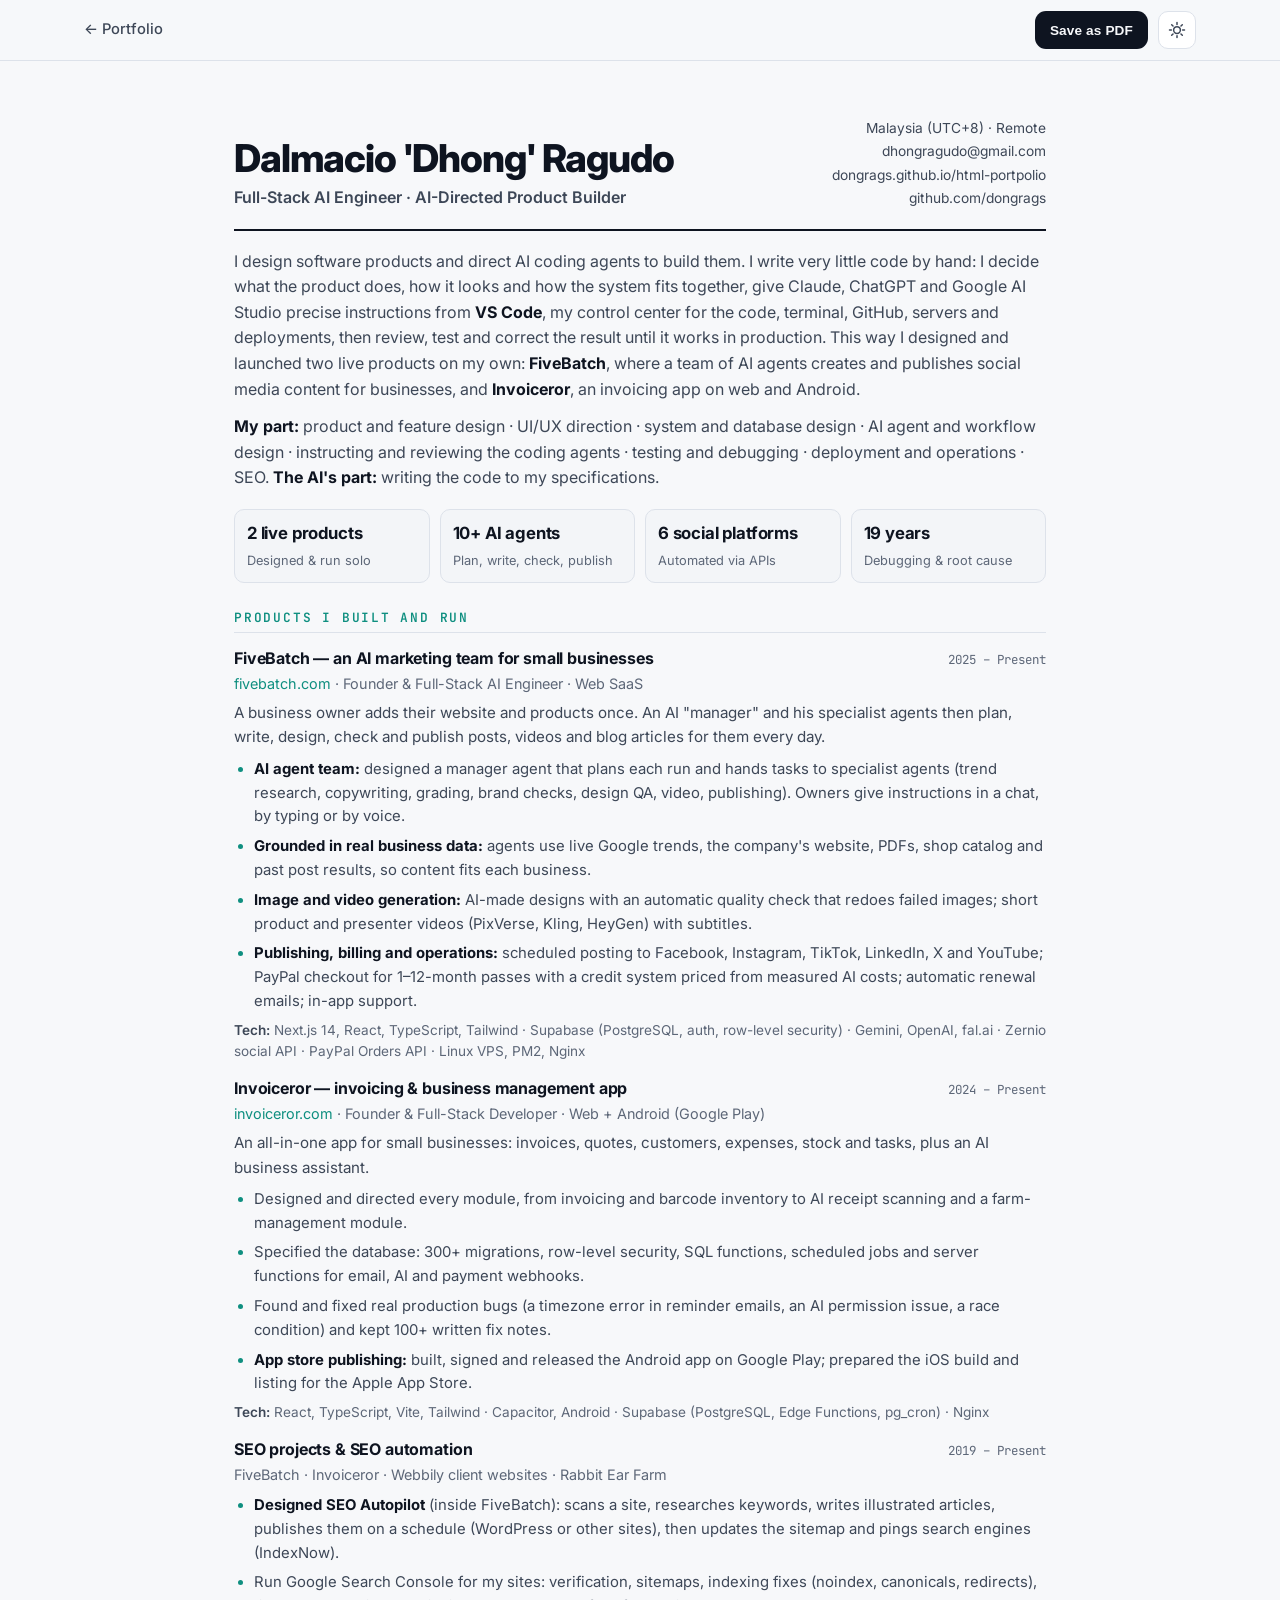
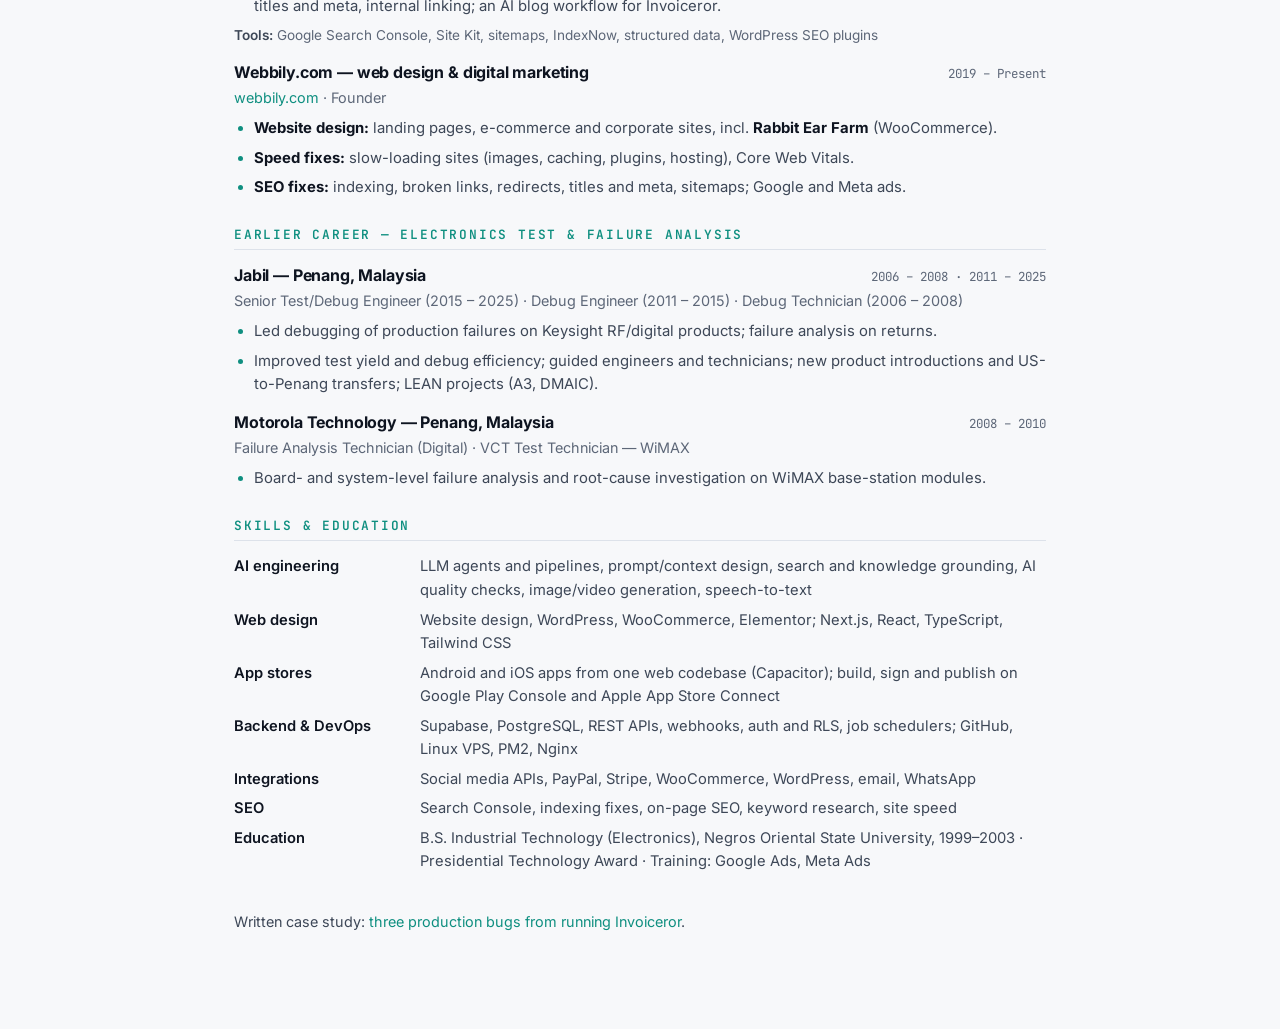
<file: resume.html>
<!DOCTYPE html>
<html lang="en">
<head>
  <meta charset="UTF-8">
  <meta name="viewport" content="width=device-width, initial-scale=1.0">
  <title>Résumé | Dalmacio 'Dhong' Ragudo — Full-Stack AI Engineer</title>
  <meta name="description" content="Résumé of Dalmacio 'Dhong' Ragudo — Full-Stack AI Engineer who built and runs FiveBatch (AI marketing SaaS) and Invoiceror (web + Android business app), plus SEO automation.">
  <meta name="author" content="Dalmacio 'Dhong' Ragudo">
  <link rel="canonical" href="https://dongrags.github.io/html-portpolio/resume.html">
  <link rel="icon" href="data:image/svg+xml,%3Csvg xmlns='http://www.w3.org/2000/svg' viewBox='0 0 32 32'%3E%3Crect width='32' height='32' rx='8' fill='%230b0f17'/%3E%3Ctext x='16' y='21.5' font-family='Arial,sans-serif' font-size='14' font-weight='700' fill='%235eead4' text-anchor='middle'%3EDR%3C/text%3E%3C/svg%3E">
  <link rel="preconnect" href="https://fonts.googleapis.com">
  <link rel="preconnect" href="https://fonts.gstatic.com" crossorigin>
  <link href="https://fonts.googleapis.com/css2?family=Inter:wght@400;500;600;700;800&family=JetBrains+Mono:wght@400;500;600&display=swap" rel="stylesheet">
  <link rel="stylesheet" href="assets/css/styles.css">
  <link rel="stylesheet" href="assets/css/doc.css">
  <script>try { var t = localStorage.getItem('theme'); if (t) document.documentElement.setAttribute('data-theme', t); } catch (e) {}</script>
</head>
<body>
  <a class="skip-link" href="#main">Skip to content</a>
  <header class="doc-top">
    <div class="container">
      <a class="back" href="index.html">← Portfolio</a>
      <div class="doc-actions">
        <button class="btn btn-primary" type="button" onclick="window.print()">Save as PDF</button>
        <button class="theme-toggle" type="button" aria-label="Toggle light and dark theme">
          <svg class="icon-sun" width="18" height="18" viewBox="0 0 24 24" aria-hidden="true"><circle cx="12" cy="12" r="4.5" fill="none" stroke="currentColor" stroke-width="2"/><path d="M12 2v2.5M12 19.5V22M2 12h2.5M19.5 12H22M4.9 4.9l1.8 1.8M17.3 17.3l1.8 1.8M4.9 19.1l1.8-1.8M17.3 6.7l1.8-1.8" stroke="currentColor" stroke-width="2" stroke-linecap="round"/></svg>
          <svg class="icon-moon" width="18" height="18" viewBox="0 0 24 24" aria-hidden="true"><path d="M20 14.5A8 8 0 0 1 9.5 4a8 8 0 1 0 10.5 10.5Z" fill="none" stroke="currentColor" stroke-width="2" stroke-linejoin="round"/></svg>
        </button>
      </div>
    </div>
  </header>

  <main id="main" class="doc resume">
    <header class="resume-head">
      <div>
        <h1>Dalmacio 'Dhong' Ragudo</h1>
        <p class="resume-title">Full-Stack AI Engineer · AI-Directed Product Builder</p>
      </div>
      <p class="resume-contact">
        Malaysia (UTC+8) · Remote<br>
        <a href="mailto:dhongragudo@gmail.com">dhongragudo@gmail.com</a><span class="phone-slot"></span><br>
        <a href="https://dongrags.github.io/html-portpolio/">dongrags.github.io/html-portpolio</a><br>
        <a href="https://github.com/dongrags">github.com/dongrags</a>
      </p>
    </header>

    <p class="summary">I design software products and direct AI coding agents to build them. I write very little code by hand: I decide what the product does, how it looks and how the system fits together, give Claude, ChatGPT and Google AI Studio precise instructions from <strong>VS Code</strong>, my control center for the code, terminal, GitHub, servers and deployments, then review, test and correct the result until it works in production. This way I designed and launched two live products on my own: <strong>FiveBatch</strong>, where a team of AI agents creates and publishes social media content for businesses, and <strong>Invoiceror</strong>, an invoicing app on web and Android.</p>

    <p class="what"><strong>My part:</strong> product and feature design · UI/UX direction · system and database design · AI agent and workflow design · instructing and reviewing the coding agents · testing and debugging · deployment and operations · SEO. <strong>The AI's part:</strong> writing the code to my specifications.</p>

    <ul class="highlights" aria-label="Highlights">
      <li><strong>2 live products</strong><span>Designed &amp; run solo</span></li>
      <li><strong>10+ AI agents</strong><span>Plan, write, check, publish</span></li>
      <li><strong>6 social platforms</strong><span>Automated via APIs</span></li>
      <li><strong>19 years</strong><span>Debugging &amp; root cause</span></li>
    </ul>

    <h2>Products I built and run</h2>

    <div class="job">
      <div class="job-head"><h3>FiveBatch — an AI marketing team for small businesses</h3><span class="when">2025 – Present</span></div>
      <p class="where"><a href="https://fivebatch.com/">fivebatch.com</a> · Founder &amp; Full-Stack AI Engineer · Web SaaS</p>
      <p class="what">A business owner adds their website and products once. An AI "manager" and his specialist agents then plan, write, design, check and publish posts, videos and blog articles for them every day.</p>
      <ul class="bullets">
        <li><strong>AI agent team:</strong> designed a manager agent that plans each run and hands tasks to specialist agents (trend research, copywriting, grading, brand checks, design QA, video, publishing). Owners give instructions in a chat, by typing or by voice.</li>
        <li><strong>Grounded in real business data:</strong> agents use live Google trends, the company's website, PDFs, shop catalog and past post results, so content fits each business.</li>
        <li><strong>Image and video generation:</strong> AI-made designs with an automatic quality check that redoes failed images; short product and presenter videos (PixVerse, Kling, HeyGen) with subtitles.</li>
        <li><strong>Publishing, billing and operations:</strong> scheduled posting to Facebook, Instagram, TikTok, LinkedIn, X and YouTube; PayPal checkout for 1–12-month passes with a credit system priced from measured AI costs; automatic renewal emails; in-app support.</li>
      </ul>
      <p class="stack"><b>Tech:</b> Next.js 14, React, TypeScript, Tailwind · Supabase (PostgreSQL, auth, row-level security) · Gemini, OpenAI, fal.ai · Zernio social API · PayPal Orders API · Linux VPS, PM2, Nginx</p>
    </div>

    <div class="job">
      <div class="job-head"><h3>Invoiceror — invoicing &amp; business management app</h3><span class="when">2024 – Present</span></div>
      <p class="where"><a href="https://invoiceror.com/">invoiceror.com</a> · Founder &amp; Full-Stack Developer · Web + Android (Google Play)</p>
      <p class="what">An all-in-one app for small businesses: invoices, quotes, customers, expenses, stock and tasks, plus an AI business assistant.</p>
      <ul class="bullets">
        <li>Designed and directed every module, from invoicing and barcode inventory to AI receipt scanning and a farm-management module.</li>
        <li>Specified the database: 300+ migrations, row-level security, SQL functions, scheduled jobs and server functions for email, AI and payment webhooks.</li>
        <li>Found and fixed real production bugs (a timezone error in reminder emails, an AI permission issue, a race condition) and kept 100+ written fix notes.</li>
        <li><strong>App store publishing:</strong> built, signed and released the Android app on Google Play; prepared the iOS build and listing for the Apple App Store.</li>
      </ul>
      <p class="stack"><b>Tech:</b> React, TypeScript, Vite, Tailwind · Capacitor, Android · Supabase (PostgreSQL, Edge Functions, pg_cron) · Nginx</p>
    </div>

    <div class="job">
      <div class="job-head"><h3>SEO projects &amp; SEO automation</h3><span class="when">2019 – Present</span></div>
      <p class="where">FiveBatch · Invoiceror · Webbily client websites · Rabbit Ear Farm</p>
            <ul class="bullets">
        <li><strong>Designed SEO Autopilot</strong> (inside FiveBatch): scans a site, researches keywords, writes illustrated articles, publishes them on a schedule (WordPress or other sites), then updates the sitemap and pings search engines (IndexNow).</li>
        <li>Run Google Search Console for my sites: verification, sitemaps, indexing fixes (noindex, canonicals, redirects), titles and meta, internal linking; an AI blog workflow for Invoiceror.</li>
      </ul>
      <p class="stack"><b>Tools:</b> Google Search Console, Site Kit, sitemaps, IndexNow, structured data, WordPress SEO plugins</p>
    </div>

    <div class="job">
      <div class="job-head"><h3>Webbily.com — web design &amp; digital marketing</h3><span class="when">2019 – Present</span></div>
      <p class="where"><a href="https://webbily.com/">webbily.com</a> · Founder</p>
      <ul class="bullets">
        <li><strong>Website design:</strong> landing pages, e-commerce and corporate sites, incl. <strong>Rabbit Ear Farm</strong> (WooCommerce).</li>
        <li><strong>Speed fixes:</strong> slow-loading sites (images, caching, plugins, hosting), Core Web Vitals.</li>
        <li><strong>SEO fixes:</strong> indexing, broken links, redirects, titles and meta, sitemaps; Google and Meta ads.</li>
      </ul>
    </div>

    <h2>Earlier career — electronics test &amp; failure analysis</h2>

    <div class="job">
      <div class="job-head"><h3>Jabil — Penang, Malaysia</h3><span class="when">2006 – 2008 · 2011 – 2025</span></div>
      <p class="where"><span class="nw">Senior Test/Debug Engineer (2015 – 2025)</span> · <span class="nw">Debug Engineer (2011 – 2015)</span> · <span class="nw">Debug Technician (2006 – 2008)</span></p>
      <ul class="bullets">
        <li>Led debugging of production failures on Keysight RF/digital products; failure analysis on returns.</li>
        <li>Improved test yield and debug efficiency; guided engineers and technicians; new product introductions and US-to-Penang transfers; LEAN projects (A3, DMAIC).</li>
      </ul>
    </div>

    <div class="job">
      <div class="job-head"><h3>Motorola Technology — Penang, Malaysia</h3><span class="when">2008 – 2010</span></div>
      <p class="where">Failure Analysis Technician (Digital) · VCT Test Technician — WiMAX</p>
      <ul class="bullets">
        <li>Board- and system-level failure analysis and root-cause investigation on WiMAX base-station modules.</li>
      </ul>
    </div>

    <h2>Skills &amp; Education</h2>
    <dl class="skills-grid">
      <dt>AI engineering</dt><dd>LLM agents and pipelines, prompt/context design, search and knowledge grounding, AI quality checks, image/video generation, speech-to-text</dd>
      <dt>Web design</dt><dd>Website design, WordPress, WooCommerce, Elementor; Next.js, React, TypeScript, Tailwind CSS</dd>
      <dt>App stores</dt><dd>Android and iOS apps from one web codebase (Capacitor); build, sign and publish on Google Play Console and Apple App Store Connect</dd>
      <dt>Backend &amp; DevOps</dt><dd>Supabase, PostgreSQL, REST APIs, webhooks, auth and RLS, job schedulers; GitHub, Linux VPS, PM2, Nginx</dd>
      <dt>Integrations</dt><dd>Social media APIs, PayPal, Stripe, WooCommerce, WordPress, email, WhatsApp</dd>
      <dt>SEO</dt><dd>Search Console, indexing fixes, on-page SEO, keyword research, site speed</dd>
      <dt>Education</dt><dd>B.S. Industrial Technology (Electronics), Negros Oriental State University, 1999–2003 · Presidential Technology Award · Training: Google Ads, Meta Ads</dd>
    </dl>


    <p class="no-print" style="margin-top:36px; font-size:.9rem">Written case study: <a href="case-studies/invoiceror-production-fixes.html">three production bugs from running Invoiceror</a>.</p>
  </main>

  <script src="assets/js/main.js" defer></script>
</body>
</html>
</file>
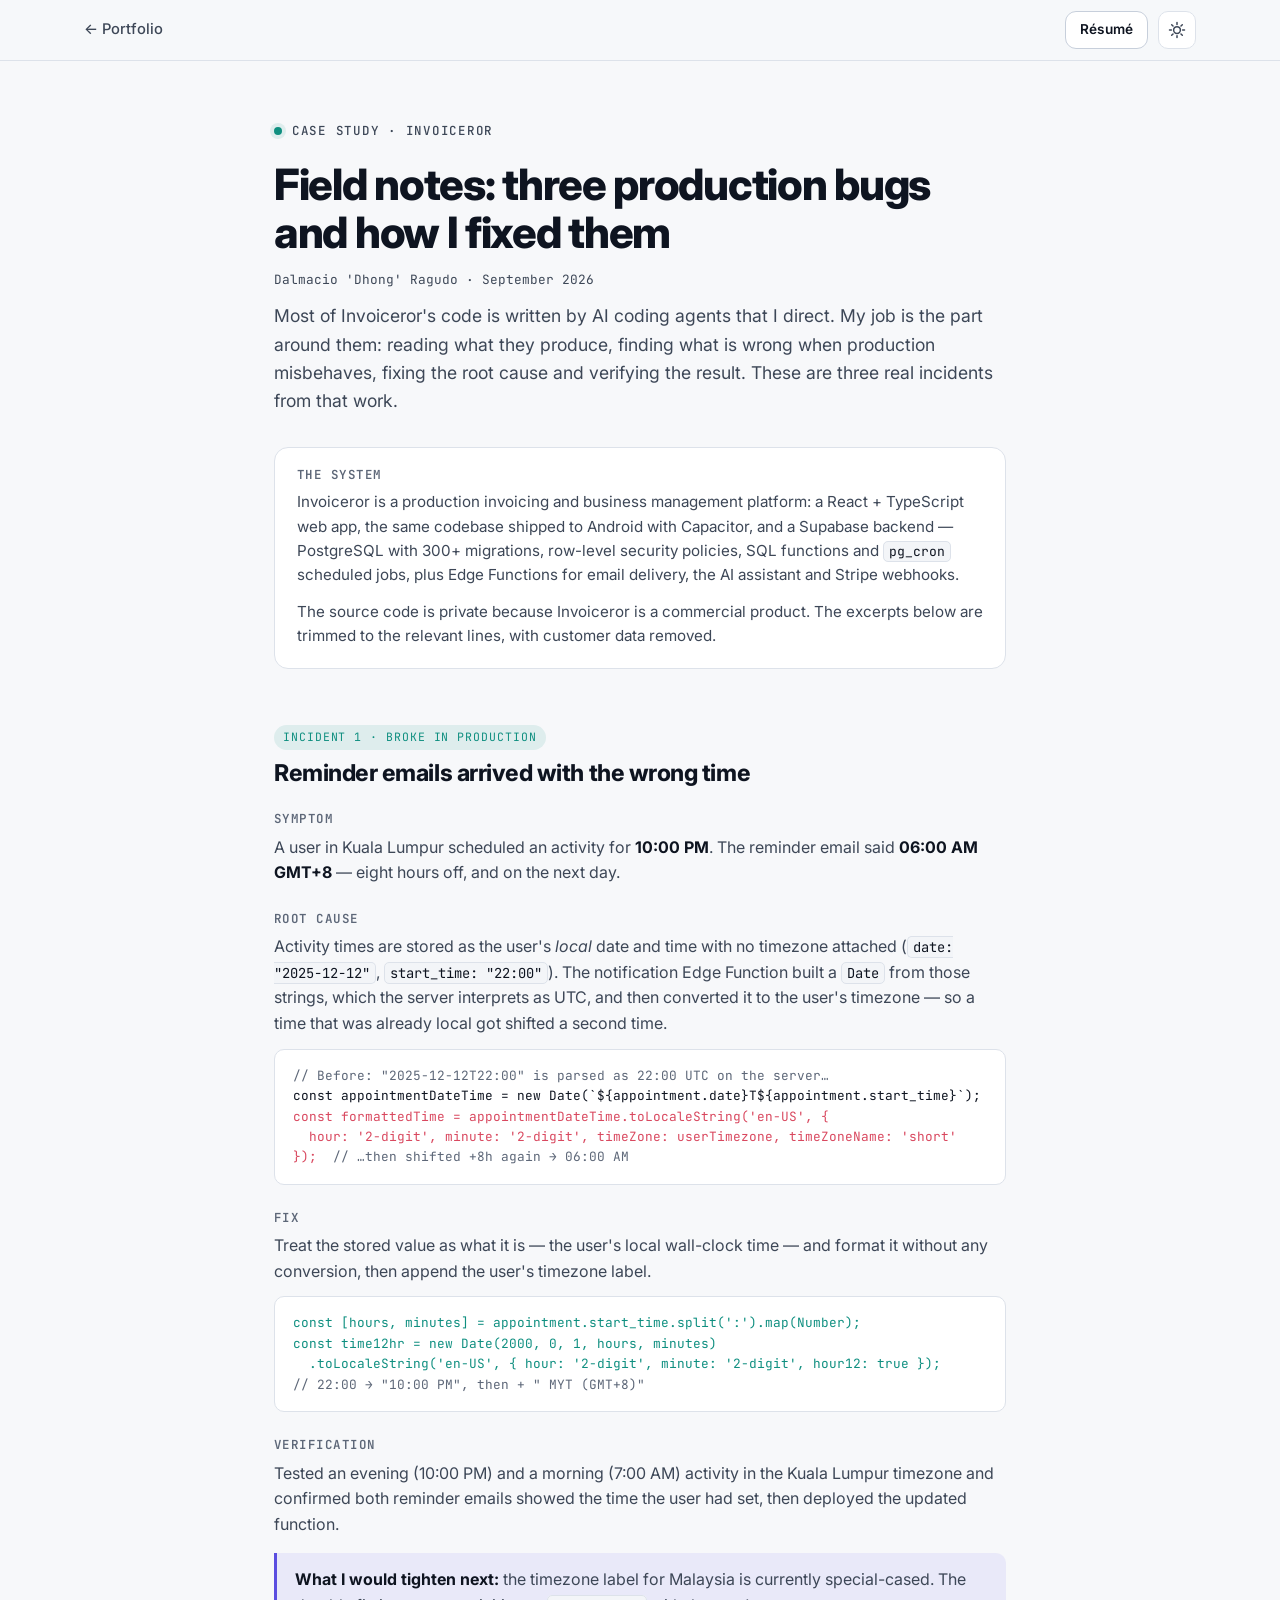
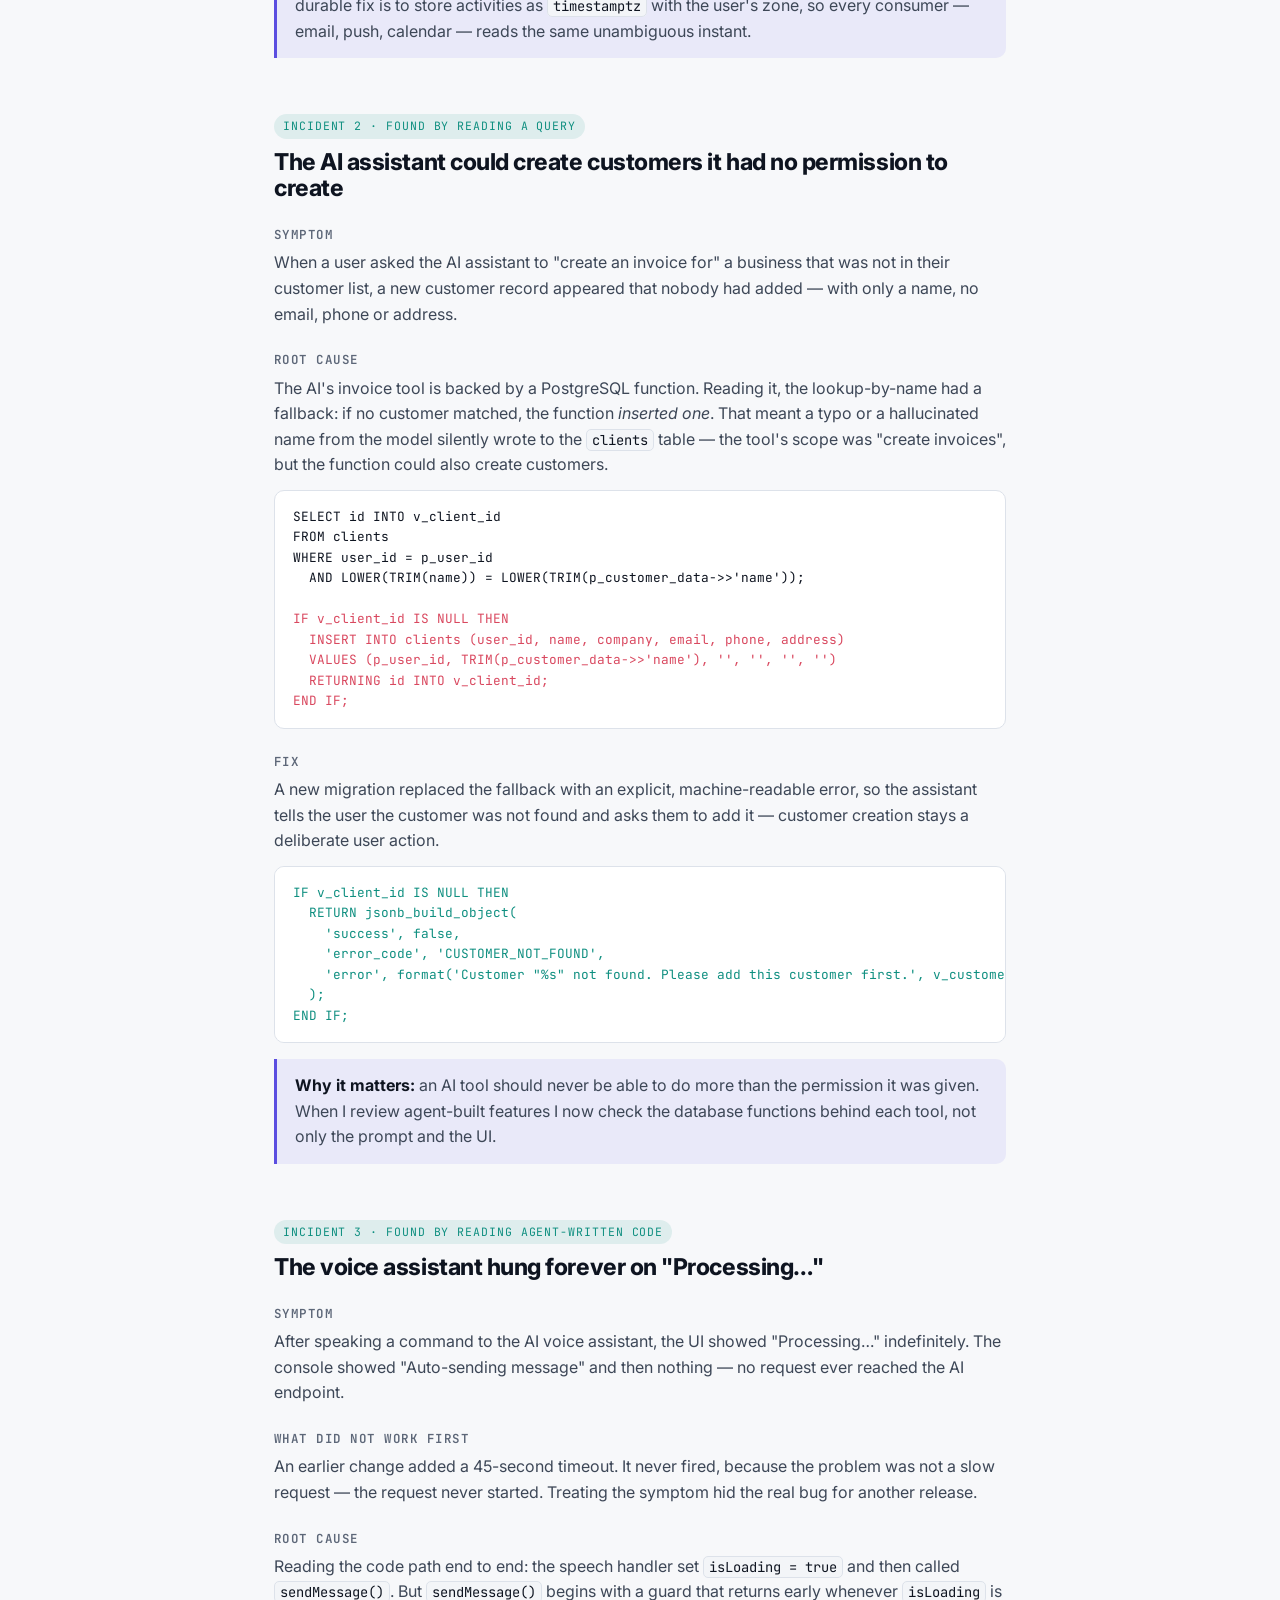
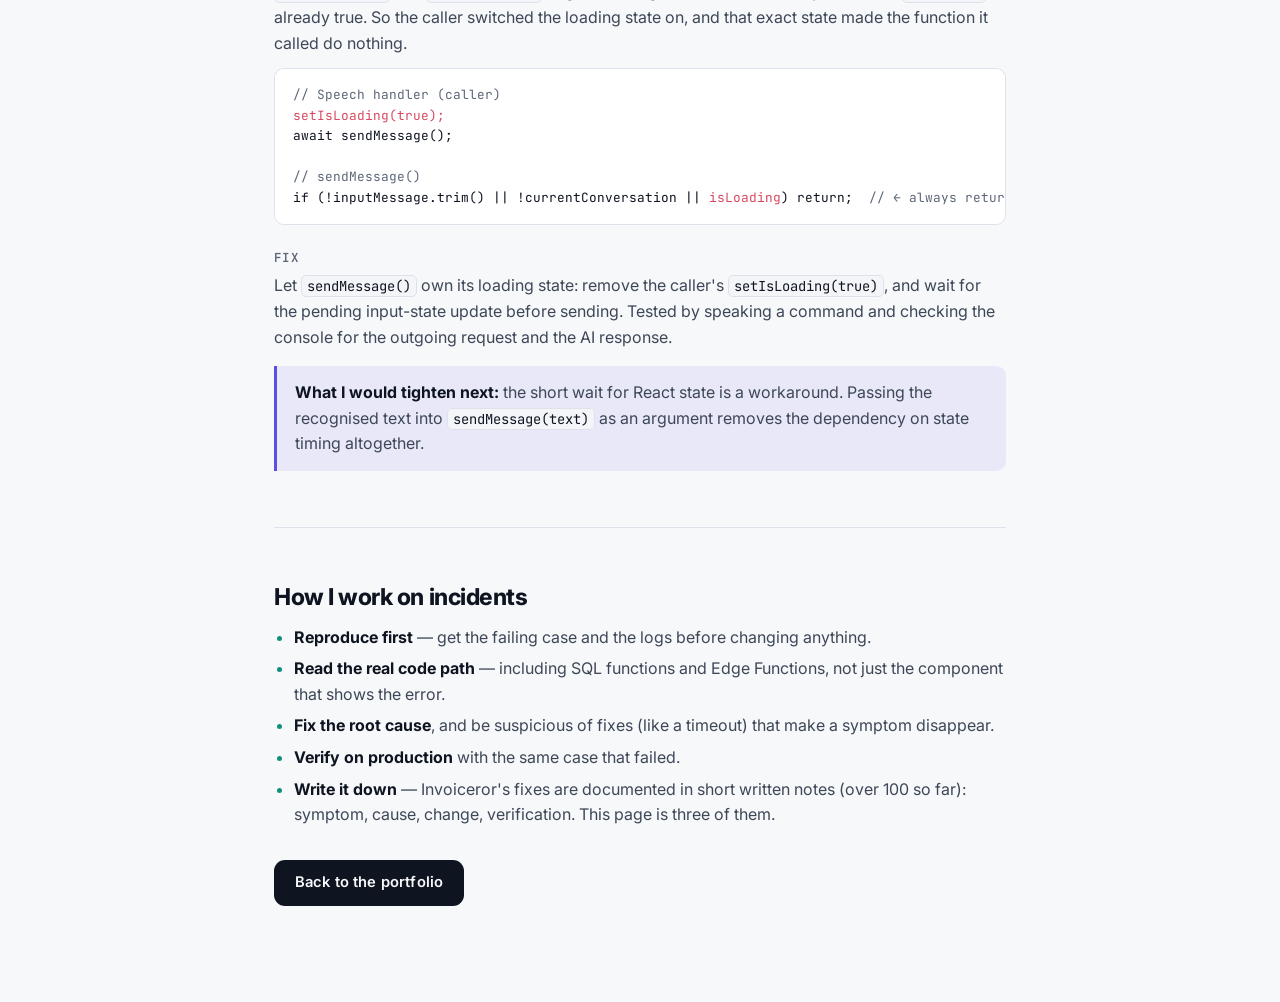
<file: case-studies/invoiceror-production-fixes.html>
<!DOCTYPE html>
<html lang="en">
<head>
  <meta charset="UTF-8">
  <meta name="viewport" content="width=device-width, initial-scale=1.0">
  <title>Invoiceror Field Notes | Dalmacio 'Dhong' Ragudo</title>
  <meta name="description" content="Three production bugs from running Invoiceror — a timezone double-conversion, a PostgreSQL function that exceeded the AI assistant's permissions, and a race condition in agent-written code — and how I found and fixed them.">
  <meta name="author" content="Dalmacio 'Dhong' Ragudo">
  <link rel="canonical" href="https://dongrags.github.io/html-portpolio/case-studies/invoiceror-production-fixes.html">
  <link rel="icon" href="data:image/svg+xml,%3Csvg xmlns='http://www.w3.org/2000/svg' viewBox='0 0 32 32'%3E%3Crect width='32' height='32' rx='8' fill='%230b0f17'/%3E%3Ctext x='16' y='21.5' font-family='Arial,sans-serif' font-size='14' font-weight='700' fill='%235eead4' text-anchor='middle'%3EDR%3C/text%3E%3C/svg%3E">
  <link rel="preconnect" href="https://fonts.googleapis.com">
  <link rel="preconnect" href="https://fonts.gstatic.com" crossorigin>
  <link href="https://fonts.googleapis.com/css2?family=Inter:wght@400;500;600;700;800&family=JetBrains+Mono:wght@400;500;600&display=swap" rel="stylesheet">
  <link rel="stylesheet" href="../assets/css/styles.css">
  <link rel="stylesheet" href="../assets/css/doc.css">
  <script>try { var t = localStorage.getItem('theme'); if (t) document.documentElement.setAttribute('data-theme', t); } catch (e) {}</script>
</head>
<body>
  <a class="skip-link" href="#main">Skip to content</a>
  <header class="doc-top">
    <div class="container">
      <a class="back" href="../index.html#invoiceror">← Portfolio</a>
      <div class="doc-actions">
        <a class="btn btn-ghost" href="../resume.html">Résumé</a>
        <button class="theme-toggle" type="button" aria-label="Toggle light and dark theme">
          <svg class="icon-sun" width="18" height="18" viewBox="0 0 24 24" aria-hidden="true"><circle cx="12" cy="12" r="4.5" fill="none" stroke="currentColor" stroke-width="2"/><path d="M12 2v2.5M12 19.5V22M2 12h2.5M19.5 12H22M4.9 4.9l1.8 1.8M17.3 17.3l1.8 1.8M4.9 19.1l1.8-1.8M17.3 6.7l1.8-1.8" stroke="currentColor" stroke-width="2" stroke-linecap="round"/></svg>
          <svg class="icon-moon" width="18" height="18" viewBox="0 0 24 24" aria-hidden="true"><path d="M20 14.5A8 8 0 0 1 9.5 4a8 8 0 1 0 10.5 10.5Z" fill="none" stroke="currentColor" stroke-width="2" stroke-linejoin="round"/></svg>
        </button>
      </div>
    </div>
  </header>

  <main id="main" class="doc">
    <p class="eyebrow">Case study · Invoiceror</p>
    <h1>Field notes: three production bugs and how I fixed them</h1>
    <p class="doc-meta">Dalmacio 'Dhong' Ragudo · September 2026</p>
    <p class="doc-lead">Most of Invoiceror's code is written by AI coding agents that I direct. My job is the part around them: reading what they produce, finding what is wrong when production misbehaves, fixing the root cause and verifying the result. These are three real incidents from that work.</p>

    <div class="context">
      <h3 style="margin-top:0">The system</h3>
      <p>Invoiceror is a production invoicing and business management platform: a React + TypeScript web app, the same codebase shipped to Android with Capacitor, and a Supabase backend — PostgreSQL with 300+ migrations, row-level security policies, SQL functions and <code>pg_cron</code> scheduled jobs, plus Edge Functions for email delivery, the AI assistant and Stripe webhooks.</p>
      <p>The source code is private because Invoiceror is a commercial product. The excerpts below are trimmed to the relevant lines, with customer data removed.</p>
    </div>

    <!-- ============ 1 ============ -->
    <span class="incident-label">Incident 1 · Broke in production</span>
    <h2>Reminder emails arrived with the wrong time</h2>

    <h3>Symptom</h3>
    <p>A user in Kuala Lumpur scheduled an activity for <strong>10:00 PM</strong>. The reminder email said <strong>06:00 AM GMT+8</strong> — eight hours off, and on the next day.</p>

    <h3>Root cause</h3>
    <p>Activity times are stored as the user's <em>local</em> date and time with no timezone attached (<code>date: "2025-12-12"</code>, <code>start_time: "22:00"</code>). The notification Edge Function built a <code>Date</code> from those strings, which the server interprets as UTC, and then converted it to the user's timezone — so a time that was already local got shifted a second time.</p>
<pre><code><span class="c">// Before: "2025-12-12T22:00" is parsed as 22:00 UTC on the server…</span>
const appointmentDateTime = new Date(`${appointment.date}T${appointment.start_time}`);
<span class="bad">const formattedTime = appointmentDateTime.toLocaleString('en-US', {
  hour: '2-digit', minute: '2-digit', timeZone: userTimezone, timeZoneName: 'short'
});</span>  <span class="c">// …then shifted +8h again → 06:00 AM</span></code></pre>

    <h3>Fix</h3>
    <p>Treat the stored value as what it is — the user's local wall-clock time — and format it without any conversion, then append the user's timezone label.</p>
<pre><code><span class="good">const [hours, minutes] = appointment.start_time.split(':').map(Number);
const time12hr = new Date(2000, 0, 1, hours, minutes)
  .toLocaleString('en-US', { hour: '2-digit', minute: '2-digit', hour12: true });</span>
<span class="c">// 22:00 → "10:00 PM", then + " MYT (GMT+8)"</span></code></pre>

    <h3>Verification</h3>
    <p>Tested an evening (10:00 PM) and a morning (7:00 AM) activity in the Kuala Lumpur timezone and confirmed both reminder emails showed the time the user had set, then deployed the updated function.</p>

    <p class="takeaway"><strong>What I would tighten next:</strong> the timezone label for Malaysia is currently special-cased. The durable fix is to store activities as <code>timestamptz</code> with the user's zone, so every consumer — email, push, calendar — reads the same unambiguous instant.</p>

    <!-- ============ 2 ============ -->
    <span class="incident-label">Incident 2 · Found by reading a query</span>
    <h2>The AI assistant could create customers it had no permission to create</h2>

    <h3>Symptom</h3>
    <p>When a user asked the AI assistant to "create an invoice for" a business that was not in their customer list, a new customer record appeared that nobody had added — with only a name, no email, phone or address.</p>

    <h3>Root cause</h3>
    <p>The AI's invoice tool is backed by a PostgreSQL function. Reading it, the lookup-by-name had a fallback: if no customer matched, the function <em>inserted one</em>. That meant a typo or a hallucinated name from the model silently wrote to the <code>clients</code> table — the tool's scope was "create invoices", but the function could also create customers.</p>
<pre><code>SELECT id INTO v_client_id
FROM clients
WHERE user_id = p_user_id
  AND LOWER(TRIM(name)) = LOWER(TRIM(p_customer_data->>'name'));

<span class="bad">IF v_client_id IS NULL THEN
  INSERT INTO clients (user_id, name, company, email, phone, address)
  VALUES (p_user_id, TRIM(p_customer_data->>'name'), '', '', '', '')
  RETURNING id INTO v_client_id;
END IF;</span></code></pre>

    <h3>Fix</h3>
    <p>A new migration replaced the fallback with an explicit, machine-readable error, so the assistant tells the user the customer was not found and asks them to add it — customer creation stays a deliberate user action.</p>
<pre><code><span class="good">IF v_client_id IS NULL THEN
  RETURN jsonb_build_object(
    'success', false,
    'error_code', 'CUSTOMER_NOT_FOUND',
    'error', format('Customer "%s" not found. Please add this customer first.', v_customer_name)
  );
END IF;</span></code></pre>

    <p class="takeaway"><strong>Why it matters:</strong> an AI tool should never be able to do more than the permission it was given. When I review agent-built features I now check the database functions behind each tool, not only the prompt and the UI.</p>

    <!-- ============ 3 ============ -->
    <span class="incident-label">Incident 3 · Found by reading agent-written code</span>
    <h2>The voice assistant hung forever on "Processing…"</h2>

    <h3>Symptom</h3>
    <p>After speaking a command to the AI voice assistant, the UI showed "Processing…" indefinitely. The console showed "Auto-sending message" and then nothing — no request ever reached the AI endpoint.</p>

    <h3>What did not work first</h3>
    <p>An earlier change added a 45-second timeout. It never fired, because the problem was not a slow request — the request never started. Treating the symptom hid the real bug for another release.</p>

    <h3>Root cause</h3>
    <p>Reading the code path end to end: the speech handler set <code>isLoading = true</code> and then called <code>sendMessage()</code>. But <code>sendMessage()</code> begins with a guard that returns early whenever <code>isLoading</code> is already true. So the caller switched the loading state on, and that exact state made the function it called do nothing.</p>
<pre><code><span class="c">// Speech handler (caller)</span>
<span class="bad">setIsLoading(true);</span>
await sendMessage();

<span class="c">// sendMessage()</span>
if (!inputMessage.trim() || !currentConversation || <span class="bad">isLoading</span>) return;  <span class="c">// ← always returned</span></code></pre>

    <h3>Fix</h3>
    <p>Let <code>sendMessage()</code> own its loading state: remove the caller's <code>setIsLoading(true)</code>, and wait for the pending input-state update before sending. Tested by speaking a command and checking the console for the outgoing request and the AI response.</p>

    <p class="takeaway"><strong>What I would tighten next:</strong> the short wait for React state is a workaround. Passing the recognised text into <code>sendMessage(text)</code> as an argument removes the dependency on state timing altogether.</p>

    <hr>

    <h2>How I work on incidents</h2>
    <ul class="bullets">
      <li><strong>Reproduce first</strong> — get the failing case and the logs before changing anything.</li>
      <li><strong>Read the real code path</strong> — including SQL functions and Edge Functions, not just the component that shows the error.</li>
      <li><strong>Fix the root cause</strong>, and be suspicious of fixes (like a timeout) that make a symptom disappear.</li>
      <li><strong>Verify on production</strong> with the same case that failed.</li>
      <li><strong>Write it down</strong> — Invoiceror's fixes are documented in short written notes (over 100 so far): symptom, cause, change, verification. This page is three of them.</li>
    </ul>

    <p style="margin-top:32px"><a class="btn btn-primary" href="../index.html#invoiceror">Back to the portfolio</a></p>
  </main>

  <script src="../assets/js/main.js" defer></script>
</body>
</html>
</file>
<file: assets/css/styles.css>
/* ===========================================================
   Dhong Ragudo — Portfolio
   Plain CSS, no framework. Light/dark via tokens.
   =========================================================== */

:root {
  --bg: #f7f8fa;
  --bg-alt: #eef1f5;
  --surface: #ffffff;
  --surface-2: #f3f5f8;
  --border: #dde2ea;
  --border-strong: #c7cfdb;
  --text: #0e1420;
  --text-2: #3d4757;
  --text-3: #5d6778;
  --accent: #0f8f80;
  --accent-2: #5b4ee0;
  --accent-soft: rgba(15, 143, 128, 0.1);
  --accent-2-soft: rgba(91, 78, 224, 0.09);
  --grad: linear-gradient(95deg, #0f8f80 0%, #5b4ee0 100%);
  --shadow: 0 1px 2px rgba(14, 20, 32, .04), 0 8px 24px rgba(14, 20, 32, .06);
  --header-bg: rgba(247, 248, 250, .82);
  --hero-glow: radial-gradient(60% 60% at 80% 0%, rgba(91, 78, 224, .12), transparent 70%),
               radial-gradient(50% 50% at 0% 20%, rgba(15, 143, 128, .10), transparent 70%);

  --font: "Inter", system-ui, -apple-system, "Segoe UI", Roboto, sans-serif;
  --mono: "JetBrains Mono", ui-monospace, "SFMono-Regular", Consolas, monospace;
  --radius: 14px;
  --radius-sm: 9px;
  --max: 1160px;
  color-scheme: light;
}

@media (prefers-color-scheme: dark) {
  :root:not([data-theme="light"]) {
    --bg: #0b0f17;
    --bg-alt: #0f141e;
    --surface: #131a26;
    --surface-2: #182130;
    --border: #232d3d;
    --border-strong: #324055;
    --text: #e9edf3;
    --text-2: #b4bdcb;
    --text-3: #8791a2;
    --accent: #5eead4;
    --accent-2: #a5a0ff;
    --accent-soft: rgba(94, 234, 212, 0.1);
    --accent-2-soft: rgba(165, 160, 255, 0.1);
    --grad: linear-gradient(95deg, #5eead4 0%, #a5a0ff 100%);
    --shadow: 0 1px 2px rgba(0, 0, 0, .3), 0 10px 30px rgba(0, 0, 0, .25);
    --header-bg: rgba(11, 15, 23, .78);
    --hero-glow: radial-gradient(60% 60% at 80% 0%, rgba(165, 160, 255, .13), transparent 70%),
                 radial-gradient(50% 50% at 0% 20%, rgba(94, 234, 212, .08), transparent 70%);
    color-scheme: dark;
  }
}

:root[data-theme="dark"] {
  --bg: #0b0f17;
  --bg-alt: #0f141e;
  --surface: #131a26;
  --surface-2: #182130;
  --border: #232d3d;
  --border-strong: #324055;
  --text: #e9edf3;
  --text-2: #b4bdcb;
  --text-3: #8791a2;
  --accent: #5eead4;
  --accent-2: #a5a0ff;
  --accent-soft: rgba(94, 234, 212, 0.1);
  --accent-2-soft: rgba(165, 160, 255, 0.1);
  --grad: linear-gradient(95deg, #5eead4 0%, #a5a0ff 100%);
  --shadow: 0 1px 2px rgba(0, 0, 0, .3), 0 10px 30px rgba(0, 0, 0, .25);
  --header-bg: rgba(11, 15, 23, .78);
  --hero-glow: radial-gradient(60% 60% at 80% 0%, rgba(165, 160, 255, .13), transparent 70%),
               radial-gradient(50% 50% at 0% 20%, rgba(94, 234, 212, .08), transparent 70%);
  color-scheme: dark;
}

/* ---------- Base ---------- */
*, *::before, *::after { box-sizing: border-box; }
html { scroll-behavior: smooth; scroll-padding-top: 80px; -webkit-text-size-adjust: 100%; }
body {
  margin: 0;
  background: var(--bg);
  color: var(--text);
  font-family: var(--font);
  font-size: 16px;
  line-height: 1.6;
  -webkit-font-smoothing: antialiased;
  overflow-x: hidden;
}
img { max-width: 100%; height: auto; display: block; }
a { color: var(--accent); text-decoration: none; }
a:hover { text-decoration: underline; text-underline-offset: 3px; }
h1, h2, h3 { margin: 0; line-height: 1.15; letter-spacing: -0.02em; color: var(--text); }
h2 { font-size: clamp(1.6rem, 3.2vw, 2.35rem); font-weight: 750; max-width: 30ch; }
h3 { font-size: 1.05rem; font-weight: 650; }
p { margin: 0; }
ul, ol { margin: 0; padding: 0; list-style: none; }
:focus-visible { outline: 2px solid var(--accent); outline-offset: 3px; border-radius: 4px; }

.container { width: 100%; max-width: var(--max); margin: 0 auto; padding: 0 24px; }
.sr-only { position: absolute; width: 1px; height: 1px; overflow: hidden; clip: rect(0 0 0 0); white-space: nowrap; }
.skip-link { position: absolute; left: 12px; top: -48px; padding: 8px 14px; background: var(--surface); border: 1px solid var(--border); border-radius: 8px; z-index: 100; }
.skip-link:focus { top: 12px; }

.muted { color: var(--text-2); }
.small { font-size: .875rem; }
.center { text-align: center; }
.narrow { max-width: 62ch; }
.center.narrow, .center .narrow { margin-left: auto; margin-right: auto; }
.mt { margin-top: 1.5rem; }
.mt-lg { margin-top: 2.5rem; }
.lead { font-size: clamp(1.05rem, 1.6vw, 1.2rem); color: var(--text-2); max-width: 64ch; }
.grad { background: var(--grad); -webkit-background-clip: text; background-clip: text; color: transparent; }
.note { margin-top: 1rem; font-size: .85rem; color: var(--text-3); }

/* ---------- Header ---------- */
.site-header {
  position: sticky; top: 0; z-index: 50;
  background: var(--header-bg);
  backdrop-filter: saturate(160%) blur(12px);
  -webkit-backdrop-filter: saturate(160%) blur(12px);
  border-bottom: 1px solid var(--border);
}
.nav { display: flex; align-items: center; gap: 16px; height: 64px; }
.brand { display: flex; align-items: center; gap: 10px; color: var(--text); font-weight: 650; margin-right: auto; }
.brand:hover { text-decoration: none; }
.brand-mark {
  display: grid; place-items: center; width: 32px; height: 32px; border-radius: 8px;
  background: var(--text); color: var(--bg); font-family: var(--mono); font-size: .78rem; font-weight: 600;
}
.nav-links { display: flex; gap: 4px; }
.nav-links a { display: block; padding: 8px 12px; border-radius: 8px; color: var(--text-2); font-size: .92rem; font-weight: 500; }
.nav-links a:hover { color: var(--text); background: var(--surface-2); text-decoration: none; }
.nav-toggle, .theme-toggle {
  display: grid; place-items: center; width: 38px; height: 38px; border-radius: 10px;
  border: 1px solid var(--border); background: var(--surface); color: var(--text-2); cursor: pointer;
}
.nav-toggle { display: none; }
.theme-toggle:hover, .nav-toggle:hover { color: var(--text); border-color: var(--border-strong); }
.icon-moon { display: none; }
:root[data-theme="dark"] .icon-sun { display: none; }
:root[data-theme="dark"] .icon-moon { display: block; }
@media (prefers-color-scheme: dark) {
  :root:not([data-theme="light"]) .icon-sun { display: none; }
  :root:not([data-theme="light"]) .icon-moon { display: block; }
}

/* ---------- Buttons ---------- */
.cta-row { display: flex; flex-wrap: wrap; align-items: center; gap: 12px; margin-top: 2rem; }
.cta-center { justify-content: center; }
.btn {
  display: inline-flex; align-items: center; justify-content: center; gap: 8px;
  min-height: 46px; padding: 0 20px; border-radius: 11px;
  font-weight: 600; font-size: .92rem; letter-spacing: .01em;
  border: 1px solid transparent; transition: transform .15s ease, background .15s ease, border-color .15s ease;
}
.btn:hover { text-decoration: none; transform: translateY(-1px); }
.btn-primary { background: var(--text); color: var(--bg); }
.btn-primary:hover { background: var(--accent); color: #fff; }
:root[data-theme="dark"] .btn-primary:hover { color: #0b0f17; }
@media (prefers-color-scheme: dark) { :root:not([data-theme="light"]) .btn-primary:hover { color: #0b0f17; } }
.btn-ghost { background: var(--surface); color: var(--text); border-color: var(--border-strong); }
.btn-ghost:hover { border-color: var(--accent); }
.btn-text { color: var(--text-2); padding: 0 8px; }
.btn-text:hover { color: var(--accent); }

/* ---------- Hero ---------- */
.hero { position: relative; padding: 88px 0 56px; background: var(--hero-glow); }
.hero::before {
  content: ""; position: absolute; inset: 0; pointer-events: none;
  background-image: linear-gradient(var(--border) 1px, transparent 1px), linear-gradient(90deg, var(--border) 1px, transparent 1px);
  background-size: 48px 48px; opacity: .35;
  mask-image: radial-gradient(70% 60% at 50% 30%, #000 20%, transparent 75%);
  -webkit-mask-image: radial-gradient(70% 60% at 50% 30%, #000 20%, transparent 75%);
}
.hero > .container { position: relative; }
.hero-grid { display: grid; grid-template-columns: 1.35fr 1fr; gap: 56px; align-items: center; }
.eyebrow, .kicker {
  font-family: var(--mono); font-size: .78rem; font-weight: 500; letter-spacing: .14em; text-transform: uppercase; color: var(--accent);
}
.eyebrow { display: inline-flex; align-items: center; gap: 10px; margin-bottom: 1.25rem; }
.eyebrow::before { content: ""; width: 8px; height: 8px; border-radius: 50%; background: var(--accent); box-shadow: 0 0 0 4px var(--accent-soft); }
.hero h1 { font-size: clamp(2.2rem, 5.2vw, 3.9rem); font-weight: 800; letter-spacing: -0.035em; line-height: 1.05; margin-bottom: 1.5rem; }
.hero .lead { margin-bottom: 1rem; color: var(--text); }
.hero .muted { max-width: 62ch; margin-bottom: .75rem; }

.console {
  background: var(--surface); border: 1px solid var(--border); border-radius: var(--radius);
  box-shadow: var(--shadow); overflow: hidden; font-size: .92rem;
}
.console-bar { display: flex; align-items: center; gap: 6px; padding: 12px 16px; border-bottom: 1px solid var(--border); background: var(--surface-2); }
.console-bar span { width: 10px; height: 10px; border-radius: 50%; background: var(--border-strong); }
.console-bar em { margin-left: 8px; font-family: var(--mono); font-style: normal; font-size: .75rem; color: var(--text-3); }
.console-list li { display: flex; align-items: center; gap: 14px; padding: 16px; border-bottom: 1px solid var(--border); }
.console-list img { border-radius: 10px; flex: none; }
.console-list div { display: flex; flex-direction: column; min-width: 0; flex: 1; }
.console-list strong { font-weight: 650; }
.console-list span { color: var(--text-3); font-size: .82rem; }
.status {
  font-family: var(--mono); font-size: .75rem; color: var(--accent); padding: 4px 9px;
  border-radius: 999px; background: var(--accent-soft); white-space: nowrap;
}
.status::before { content: "● "; animation: pulse 2.4s ease-in-out infinite; }
@keyframes pulse { 50% { opacity: .35; } }
.console-foot { padding: 14px 16px; font-family: var(--mono); font-size: .76rem; color: var(--text-2); display: grid; gap: 4px; }
.console-foot .k { color: var(--accent-2); display: inline-block; min-width: 76px; }

.cap-strip {
  margin-top: 64px; display: grid; grid-template-columns: repeat(5, 1fr);
  border: 1px solid var(--border); border-radius: var(--radius); background: var(--surface); overflow: hidden;
}
.cap-strip li { padding: 20px; border-right: 1px solid var(--border); display: flex; flex-direction: column; gap: 4px; }
.cap-strip li:last-child { border-right: 0; }
.cap-strip strong { font-family: var(--mono); font-size: .86rem; letter-spacing: .06em; text-transform: uppercase; }
.cap-strip span { color: var(--text-3); font-size: .85rem; line-height: 1.4; }

/* ---------- Sections ---------- */
.section { padding: 96px 0; }
.section-alt { background: var(--bg-alt); border-top: 1px solid var(--border); border-bottom: 1px solid var(--border); }
.section-head { margin-bottom: 48px; display: grid; gap: 16px; }
.section-head.center { justify-items: center; text-align: center; }
.kicker span { color: var(--text-3); margin-right: 8px; }
h2.big { font-size: clamp(1.9rem, 4.6vw, 3.3rem); font-weight: 800; letter-spacing: -0.03em; max-width: 22ch; }

/* Steps */
.steps { display: grid; grid-template-columns: repeat(4, 1fr); gap: 16px; counter-reset: s; }
.steps li {
  position: relative; padding: 22px; border: 1px solid var(--border); border-radius: var(--radius);
  background: var(--surface); transition: border-color .2s ease, transform .2s ease;
}
.steps li:hover { border-color: var(--border-strong); transform: translateY(-2px); }
.steps li.is-ai { background: linear-gradient(var(--surface), var(--surface)) padding-box, var(--grad) border-box; border-color: transparent; }
.step-n { font-family: var(--mono); font-size: .78rem; color: var(--accent); }
.steps h3 { margin: 10px 0 8px; }
.steps p { color: var(--text-2); font-size: .92rem; }

.callout {
  margin: 40px 0 0; padding: 26px 30px; border-left: 3px solid var(--accent);
  background: var(--accent-soft); border-radius: 0 var(--radius) var(--radius) 0;
  font-size: clamp(1.1rem, 2vw, 1.35rem); font-weight: 600; letter-spacing: -0.01em; color: var(--text);
}
.callout-sm { margin: 0; font-size: 1.05rem; }

/* Project heads */
.project-title { display: flex; align-items: center; gap: 16px; }
.project-title img { border-radius: 14px; box-shadow: var(--shadow); }
.project-title h2 { font-size: clamp(2rem, 4.4vw, 3rem); font-weight: 800; letter-spacing: -0.03em; }
.subtitle { color: var(--text-2); font-weight: 500; margin-top: 4px; }
.private-pill {
  display: inline-flex; align-items: center; gap: 8px; padding: 6px 12px; border-radius: 999px;
  border: 1px dashed var(--border-strong); color: var(--text-3); font-size: .82rem;
}
.private-pill::before { content: "🔒"; font-size: .8rem; }

/* Screenshot rail */
.shots {
  display: grid; grid-auto-flow: column; grid-auto-columns: 200px; gap: 18px;
  overflow-x: auto; padding: 4px 4px 18px; margin: 0 -4px 40px;
  scroll-snap-type: x mandatory; scrollbar-width: thin;
}
.shots figure { margin: 0; scroll-snap-align: start; }
.shots img { border-radius: 26px; }
.shots figcaption { margin-top: 10px; font-size: .82rem; color: var(--text-3); text-align: center; font-family: var(--mono); }

/* Panels */
.split { display: grid; grid-template-columns: 1fr 1fr; gap: 20px; margin-bottom: 20px; align-items: start; }
.panel { padding: 28px; border: 1px solid var(--border); border-radius: var(--radius); background: var(--surface); }
.panel p { color: var(--text-2); }
.panel-accent { background: linear-gradient(160deg, var(--accent-2-soft), transparent 55%), var(--surface); }
.panel-title { font-family: var(--mono); font-size: .8rem; font-weight: 600; letter-spacing: .12em; text-transform: uppercase; color: var(--text-3); margin-bottom: 16px; }
.panel-title.mt { margin-top: 28px; }

.check-list { display: grid; gap: 8px 20px; }
.check-list.cols-2 { grid-template-columns: 1fr 1fr; }
.check-list li { position: relative; padding-left: 22px; font-size: .93rem; color: var(--text); }
.check-list li::before {
  content: ""; position: absolute; left: 2px; top: .5em; width: 9px; height: 5px;
  border-left: 2px solid var(--accent); border-bottom: 2px solid var(--accent); transform: rotate(-45deg);
}

.tags { display: flex; flex-wrap: wrap; gap: 8px; }
.tags li {
  padding: 5px 11px; border-radius: 7px; border: 1px solid var(--border); background: var(--surface-2);
  font-family: var(--mono); font-size: .78rem; color: var(--text-2);
}
.tags-sm li { font-size: .72rem; padding: 3px 8px; }
.tags.mt { margin-top: 24px; }

/* Vertical flow diagram */
.flow { display: grid; gap: 0; }
.flow li { display: flex; flex-direction: column; align-items: flex-start; position: relative; padding-bottom: 22px; padding-left: 26px; }
.flow li::before { content: ""; position: absolute; left: 7px; top: 12px; bottom: 0; width: 2px; background: var(--border-strong); }
.flow li::after { content: ""; position: absolute; left: 2px; top: 8px; width: 12px; height: 12px; border-radius: 50%; background: var(--surface); border: 2px solid var(--accent); }
.flow li:last-child { padding-bottom: 0; }
.flow li:last-child::before { display: none; }
.flow-node { font-family: var(--mono); font-size: .82rem; font-weight: 600; padding: 5px 11px; border-radius: 7px; background: var(--surface-2); border: 1px solid var(--border); }
.flow-db { border-color: var(--accent); color: var(--accent); background: var(--accent-soft); }
.flow-ext { border-color: var(--accent-2); color: var(--accent-2); background: var(--accent-2-soft); }
.flow small { margin-top: 5px; color: var(--text-3); font-size: .8rem; }
.flow-compact { margin-top: 24px; }
.flow-compact li { padding-bottom: 16px; }

/* Horizontal pipeline */
.pipeline { display: flex; flex-wrap: wrap; align-items: center; gap: 12px 0; }
.pipeline li {
  position: relative; display: inline-flex; align-items: center;
  padding: 8px 14px; border-radius: 9px; border: 1px solid var(--border); background: var(--surface);
  font-family: var(--mono); font-size: .82rem; font-weight: 500; color: var(--text); white-space: nowrap;
}
.pipeline li + li { margin-left: 30px; }
.pipeline li + li::before { content: "→"; position: absolute; left: -22px; color: var(--text-3); }
.pipeline li.is-end { border-color: var(--accent); background: var(--accent-soft); color: var(--accent); font-weight: 600; }
.pipeline-lg li { font-size: .9rem; padding: 11px 18px; }

.api-grid { display: grid; grid-template-columns: 1fr 1fr; gap: 10px; margin-top: 20px; }
.api-grid li {
  padding: 12px 14px; border-radius: var(--radius-sm); border: 1px solid var(--border); background: var(--surface-2);
  font-family: var(--mono); font-size: .82rem; font-weight: 600;
}

/* Toolkit */
.tool-grid { display: grid; grid-template-columns: repeat(4, 1fr); gap: 16px; }
.tool { padding: 24px; border: 1px solid var(--border); border-radius: var(--radius); background: var(--surface); }
.tool h3 { font-size: 1.15rem; margin-bottom: 10px; }
.tool h3::before { content: ""; display: block; width: 28px; height: 3px; border-radius: 2px; background: var(--grad); margin-bottom: 16px; }
.tool p { color: var(--text-2); font-size: .92rem; }
.principles { display: flex; flex-wrap: wrap; gap: 8px 24px; margin-top: 32px; justify-content: center; }
.principles li { font-family: var(--mono); font-size: .8rem; letter-spacing: .08em; text-transform: uppercase; color: var(--text-3); }
.principles li::before { content: "✓ "; color: var(--accent); }

/* Operator */
.operator { background: var(--hero-glow); }
.pipeline-lg { justify-content: center; margin: 8px 0 40px; }

/* Technical areas */
.area-grid { display: grid; grid-template-columns: repeat(3, 1fr); gap: 16px; }
.area { padding: 24px; border: 1px solid var(--border); border-radius: var(--radius); background: var(--surface); }
.area h3 { font-family: var(--mono); font-size: .8rem; letter-spacing: .12em; text-transform: uppercase; color: var(--accent); margin-bottom: 14px; }
.area ul { display: flex; flex-wrap: wrap; gap: 6px; }
.area li { padding: 4px 10px; border-radius: 6px; background: var(--surface-2); font-size: .86rem; color: var(--text-2); }

/* Cards */
.card-grid { display: grid; grid-template-columns: repeat(6, 1fr); gap: 18px; }
.card {
  grid-column: span 2; display: flex; flex-direction: column; gap: 10px;
  padding: 24px; border: 1px solid var(--border); border-radius: var(--radius); background: var(--surface);
  transition: border-color .2s ease, transform .2s ease, box-shadow .2s ease;
}
.card:hover { border-color: var(--border-strong); transform: translateY(-2px); box-shadow: var(--shadow); }
.card-feature { grid-column: span 3; }
.card-top { display: flex; align-items: center; justify-content: space-between; gap: 10px; min-height: 40px; }
.card-top img { border-radius: 10px; }
.badge { font-family: var(--mono); font-size: .7rem; letter-spacing: .06em; text-transform: uppercase; padding: 4px 9px; border-radius: 999px; background: var(--accent-soft); color: var(--accent); }
.badge-muted { background: var(--surface-2); color: var(--text-3); }
.card h3 { font-size: 1.25rem; margin-top: 4px; }
.card-sub { color: var(--text-3); font-size: .88rem; font-weight: 500; }
.card > p:not(.card-sub) { color: var(--text-2); font-size: .93rem; }
.card dl { margin: 4px 0; font-size: .86rem; }
.card dt { font-family: var(--mono); font-size: .7rem; letter-spacing: .1em; text-transform: uppercase; color: var(--text-3); }
.card dd { margin: 2px 0 0; color: var(--text-2); }
.card-links { margin-top: auto; padding-top: 12px; border-top: 1px solid var(--border); display: flex; flex-wrap: wrap; gap: 6px 16px; align-items: center; font-size: .86rem; }
.card-links a { font-weight: 600; }
.card-links span { color: var(--text-3); font-size: .8rem; }

.private-note {
  display: flex; gap: 14px; align-items: flex-start; margin-top: 28px; padding: 20px 24px;
  border: 1px dashed var(--border-strong); border-radius: var(--radius); color: var(--text-2); font-size: .93rem;
}
.private-note svg { flex: none; margin-top: 2px; color: var(--accent); }

/* Why */
.why-grid { display: grid; grid-template-columns: repeat(3, 1fr); gap: 0; border: 1px solid var(--border); border-radius: var(--radius); overflow: hidden; background: var(--surface); }
.why-grid div { padding: 26px; border-right: 1px solid var(--border); border-bottom: 1px solid var(--border); }
.why-grid div:nth-child(3n) { border-right: 0; }
.why-grid div:nth-last-child(-n+3) { border-bottom: 0; }
.why-grid h3 { font-family: var(--mono); font-size: .88rem; letter-spacing: .12em; text-transform: uppercase; color: var(--accent); margin-bottom: 8px; }
.why-grid p { color: var(--text-2); font-size: .93rem; }

.role-box { margin-top: 56px; padding: 28px; border-radius: var(--radius); border: 1px solid var(--border); background: var(--surface-2); }
.role-box h3 { margin-bottom: 10px; }
.role-box p { color: var(--text-2); margin-bottom: 18px; max-width: 80ch; }

/* Contact */
.contact { background: var(--hero-glow); border-top: 1px solid var(--border); }
.contact h2.big { margin: 0 auto 16px; }
.contact .small { margin-top: 20px; }

/* Footer */
.site-footer { border-top: 1px solid var(--border); padding: 36px 0; background: var(--bg-alt); }
.footer-grid { display: grid; grid-template-columns: 1fr auto; gap: 16px 32px; align-items: start; }
.footer-name { font-weight: 700; margin-bottom: 4px; }
.footer-links { display: flex; gap: 20px; flex-wrap: wrap; }
.footer-links a { color: var(--text-2); font-size: .9rem; }
.footer-links a:hover { color: var(--accent); }
.copyright { grid-column: 1 / -1; }

/* Reveal on scroll (only when JS is running) */
.js .reveal { opacity: 0; transform: translateY(14px); transition: opacity .6s ease, transform .6s ease; }
.js .reveal.is-visible { opacity: 1; transform: none; }

/* ---------- Responsive ---------- */
@media (max-width: 1020px) {
  .hero-grid { grid-template-columns: 1fr; gap: 40px; }
  .console { max-width: 520px; }
  .cap-strip { grid-template-columns: repeat(3, 1fr); }
  .cap-strip li:nth-child(3) { border-right: 0; }
  .cap-strip li:nth-child(-n+3) { border-bottom: 1px solid var(--border); }
  .steps { grid-template-columns: repeat(2, 1fr); }
  .tool-grid { grid-template-columns: repeat(2, 1fr); }
  .area-grid { grid-template-columns: repeat(2, 1fr); }
  .card, .card-feature { grid-column: span 3; }
}

@media (max-width: 820px) {
  .nav-toggle { display: grid; order: 3; }
  .nav-links {
    display: none; position: absolute; top: 64px; left: 0; right: 0; flex-direction: column; gap: 0;
    padding: 8px 16px 16px; background: var(--bg); border-bottom: 1px solid var(--border); box-shadow: var(--shadow);
  }
  .nav-links.is-open { display: flex; }
  .nav-links a { padding: 12px; font-size: 1rem; }
  .split { grid-template-columns: 1fr; }
  .why-grid { grid-template-columns: 1fr 1fr; }
  .why-grid div:nth-child(3n) { border-right: 1px solid var(--border); }
  .why-grid div:nth-child(2n) { border-right: 0; }
  .why-grid div:nth-last-child(-n+3) { border-bottom: 1px solid var(--border); }
  .why-grid div:nth-last-child(-n+2) { border-bottom: 0; }
}

@media (max-width: 640px) {
  .container { padding: 0 16px; }
  .hero { padding: 56px 0 40px; }
  .section { padding: 64px 0; }
  .section-head { margin-bottom: 32px; }
  .cap-strip { grid-template-columns: 1fr 1fr; margin-top: 44px; }
  .cap-strip li { border-right: 1px solid var(--border) !important; border-bottom: 1px solid var(--border); padding: 16px; }
  .cap-strip li:nth-child(2n) { border-right: 0 !important; }
  .cap-strip li:last-child { grid-column: 1 / -1; border-bottom: 0; border-right: 0 !important; }
  .steps, .tool-grid, .area-grid, .why-grid { grid-template-columns: 1fr; }
  .why-grid div { border-right: 0 !important; border-bottom: 1px solid var(--border) !important; }
  .why-grid div:last-child { border-bottom: 0 !important; }
  .card, .card-feature { grid-column: 1 / -1; }
  .check-list.cols-2 { grid-template-columns: 1fr; }
  .panel { padding: 22px; }
  .shots { grid-auto-columns: 62%; }
  .cta-row .btn { flex: 1 1 auto; }
  .cta-row .btn-text { flex: 0 0 100%; justify-content: flex-start; padding: 0; min-height: 36px; }
  .footer-grid { grid-template-columns: 1fr; }
  .pipeline, .pipeline-lg { flex-direction: column; align-items: stretch; gap: 22px; }
  .pipeline li { justify-content: center; white-space: normal; text-align: center; }
  .pipeline li + li { margin-left: 0; }
  .pipeline li + li::before { content: "↓"; left: 50%; top: -21px; transform: translateX(-50%); }
  .callout { padding: 20px; }
}

@media (prefers-reduced-motion: reduce) {
  html { scroll-behavior: auto; }
  *, *::before, *::after { animation: none !important; transition: none !important; }
  .js .reveal { opacity: 1; transform: none; }
}

/* ---------- Google Play ---------- */
.btn-play {
  background: #0b0f17; color: #fff; border-color: #3a4556; gap: 10px; padding: 0 18px 0 14px;
}
.btn-play:hover { border-color: var(--accent); }
.play-text { display: flex; flex-direction: column; line-height: 1.1; text-align: left; font-size: 1rem; font-weight: 600; letter-spacing: 0; }
.play-text small { font-size: .62rem; font-weight: 500; text-transform: uppercase; letter-spacing: .06em; opacity: .85; }
.console-list span a { color: inherit; text-decoration: underline; text-decoration-color: var(--border-strong); text-underline-offset: 2px; }

.shot-raw img { border: 6px solid #1b2230; }

.play-showcase {
  margin: 0 0 40px; padding: 28px; border: 1px solid var(--border); border-radius: var(--radius);
  background: linear-gradient(160deg, var(--accent-2-soft), transparent 45%), var(--surface);
}
.play-head { display: flex; align-items: flex-end; justify-content: space-between; gap: 20px; margin-bottom: 22px; }
.play-head p { color: var(--text-2); max-width: 62ch; }
.play-head .panel-title { margin-bottom: 8px; }
.play-head .btn-play { flex: none; }
.promo { display: block; margin: 0; }
.promo img { width: 100%; border-radius: 12px; border: 1px solid var(--border); }
.promo-wide img { border-radius: 14px; }
.promo-wide:hover img { border-color: var(--accent); }
.promo-grid { display: grid; grid-template-columns: repeat(3, 1fr); gap: 16px; margin-top: 16px; }
.promo figcaption { margin-top: 8px; font-family: var(--mono); font-size: .78rem; color: var(--text-3); }

@media (max-width: 820px) {
  .play-head { flex-direction: column; align-items: flex-start; }
  .promo-grid { grid-template-columns: 1fr; }
}
@media (max-width: 640px) {
  .play-showcase { padding: 18px; }
}

/* ---------- Background ---------- */
.background { margin-top: 56px; padding-left: 20px; border-left: 3px solid var(--border-strong); max-width: 80ch; }
.background .panel-title { margin-bottom: 10px; }
.background p { color: var(--text-2); }
.background p + p { margin-top: 8px; }
.background + .role-box { margin-top: 40px; }

/* Web app button + inline logo links */
.btn-webapp img { border-radius: 50%; flex: none; }
.link-logo { display: inline-flex; align-items: center; gap: 6px; }
.link-logo img { border-radius: 50%; }

/* Email copy confirmation */
.contact .small a { color: var(--text-2); text-decoration: underline; text-decoration-color: var(--border-strong); text-underline-offset: 3px; }
.contact .small a:hover { color: var(--accent); }
.copy-status {
  display: inline-block; min-height: 1.6em; margin-top: 12px; padding: 4px 12px; border-radius: 999px;
  color: var(--accent); background: var(--accent-soft); font-weight: 500;
  opacity: 0; transition: opacity .2s ease;
}
.copy-status.is-visible { opacity: 1; }

/* Last, low-priority card spans the full row on desktop */
.card-slim { grid-column: 1 / -1; }
@media (max-width: 1020px) { .card-slim { grid-column: span 3; } }
@media (max-width: 640px) { .card-slim { grid-column: 1 / -1; } }
@media (min-width: 1021px) {
  .card-slim { flex-direction: row; align-items: center; gap: 20px; padding: 16px 24px; }
  .card-slim:hover { transform: none; }
  .card-slim .card-top { min-height: 0; }
  .card-slim h3 { margin: 0; font-size: 1rem; white-space: nowrap; }
  .card-slim .card-sub, .card-slim .tags { display: none; }
  .card-slim > p:not(.card-sub) { font-size: .88rem; color: var(--text-3); }
  .card-slim .card-links { margin: 0 0 0 auto; padding: 0; border: 0; white-space: nowrap; flex-wrap: nowrap; }
  .card-slim .badge { white-space: nowrap; }
}

/* Case study link card */
.case-link {
  display: grid; gap: 6px; margin-top: 20px; padding: 22px 26px; border-radius: var(--radius);
  border: 1px solid var(--border); background: linear-gradient(120deg, var(--accent-soft), transparent 60%), var(--surface);
  color: var(--text); transition: border-color .2s ease, transform .2s ease;
}
.case-link:hover { text-decoration: none; border-color: var(--accent); transform: translateY(-2px); }
.case-link strong { font-size: 1.15rem; letter-spacing: -0.01em; }
.case-link .muted { font-size: .92rem; }
</file>
<file: assets/css/doc.css>
/* Document pages (case study, résumé). Loaded after styles.css. */

.doc-top { border-bottom: 1px solid var(--border); background: var(--header-bg); }
.doc-top .container { display: flex; align-items: center; justify-content: space-between; gap: 16px; height: 60px; }
.doc-top a.back { color: var(--text-2); font-size: .92rem; font-weight: 500; }
.doc-top a.back:hover { color: var(--accent); }
.doc-actions { display: flex; align-items: center; gap: 10px; }
.doc-actions .btn { min-height: 38px; padding: 0 14px; font-size: .85rem; }

.doc { max-width: 780px; margin: 0 auto; padding: 56px 24px 96px; }
.doc h1 { font-size: clamp(1.9rem, 4.2vw, 2.7rem); font-weight: 800; letter-spacing: -0.03em; line-height: 1.1; }
.doc h2 { font-size: 1.45rem; font-weight: 750; margin: 56px 0 14px; max-width: none; }
.doc h3 { font-family: var(--mono); font-size: .78rem; font-weight: 600; letter-spacing: .12em; text-transform: uppercase; color: var(--text-3); margin: 26px 0 8px; }
.doc p, .doc li { color: var(--text-2); }
.doc p + p { margin-top: 12px; }
.doc ul.bullets { list-style: disc; padding-left: 20px; display: grid; gap: 6px; }
.doc ul.bullets li::marker { color: var(--accent); }
.doc strong { color: var(--text); }
.doc-meta { margin-top: 14px; font-family: var(--mono); font-size: .8rem; color: var(--text-3); }
.doc-lead { margin-top: 20px; font-size: 1.1rem; color: var(--text-2); }
.doc code { font-family: var(--mono); font-size: .86em; background: var(--surface-2); border: 1px solid var(--border); border-radius: 5px; padding: 1px 5px; color: var(--text); }
.doc pre {
  margin: 12px 0 4px; padding: 16px 18px; overflow-x: auto; border-radius: 10px;
  background: var(--surface); border: 1px solid var(--border);
  font-family: var(--mono); font-size: .8rem; line-height: 1.6; color: var(--text);
}
.doc pre code { background: none; border: 0; padding: 0; font-size: inherit; }
.doc pre .c { color: var(--text-3); }
.doc pre .bad { color: #d9485f; }
.doc pre .good { color: var(--accent); }
.doc .context { margin-top: 32px; padding: 20px 22px; border-radius: var(--radius); border: 1px solid var(--border); background: var(--surface); }
.doc .context p { font-size: .95rem; }
.doc .tag-row { display: flex; flex-wrap: wrap; gap: 8px; margin-top: 12px; }
.doc .incident-label { display: inline-block; font-family: var(--mono); font-size: .72rem; letter-spacing: .08em; text-transform: uppercase; padding: 3px 9px; border-radius: 999px; background: var(--accent-soft); color: var(--accent); margin-top: 56px; }
.doc .incident-label + h2 { margin-top: 10px; }
.doc .takeaway { margin-top: 16px; padding: 14px 18px; border-left: 3px solid var(--accent-2); background: var(--accent-2-soft); border-radius: 0 10px 10px 0; }
.doc hr { border: 0; border-top: 1px solid var(--border); margin: 56px 0 0; }

/* ---------- Résumé ---------- */
.resume { max-width: 860px; }
.resume-head { display: flex; justify-content: space-between; align-items: flex-end; gap: 24px; padding-bottom: 18px; border-bottom: 2px solid var(--text); }
.resume-head h1 { font-size: clamp(1.8rem, 4vw, 2.4rem); }
.resume-title { margin-top: 6px; font-weight: 600; color: var(--accent); }
.resume-contact { text-align: right; font-size: .86rem; color: var(--text-2); line-height: 1.7; }
.resume-contact a { color: var(--text-2); }
.resume h2 { font-family: var(--mono); font-size: .8rem; font-weight: 600; letter-spacing: .14em; text-transform: uppercase; color: var(--accent); margin: 28px 0 10px; padding-bottom: 6px; border-bottom: 1px solid var(--border); }
.resume .summary { margin-top: 18px; }
.job { margin-top: 16px; }
.job-head { display: flex; justify-content: space-between; align-items: baseline; gap: 16px; flex-wrap: wrap; }
.job-head h3 { font-family: var(--font); font-size: 1rem; font-weight: 700; letter-spacing: -0.01em; text-transform: none; color: var(--text); margin: 0; }
.job-head .when { font-family: var(--mono); font-size: .78rem; color: var(--text-3); white-space: nowrap; }
.job .where { font-size: .9rem; color: var(--text-3); margin-top: 2px; }
.job ul.bullets { margin-top: 8px; }
.job ul.bullets li { font-size: .93rem; }
.skills-grid { display: grid; grid-template-columns: 170px 1fr; gap: 6px 16px; font-size: .92rem; }
.skills-grid dt { font-weight: 600; color: var(--text); }
.skills-grid dd { margin: 0; color: var(--text-2); }
.todo { background: rgba(255, 200, 0, .25); border-radius: 4px; padding: 0 4px; color: var(--text); }

@media (max-width: 640px) {
  .doc { padding: 36px 16px 72px; }
  .resume-head { flex-direction: column; align-items: flex-start; }
  .resume-contact { text-align: left; }
  .skills-grid { grid-template-columns: 1fr; }
  .skills-grid dd { margin-bottom: 8px; }
  .doc-actions .btn-ghost { display: none; }
}

/* Print / PDF: always light, Arial for clean embedding in every PDF viewer and ATS. */
@media print {
  :root, :root[data-theme="dark"] {
    --bg: #fff; --surface: #fff; --surface-2: #f3f5f8; --border: #cfd6e0; --border-strong: #b9c2cf;
    --text: #111827; --text-2: #1f2937; --text-3: #4b5563; --accent: #0f766e; --accent-2: #4f46e5;
    --accent-soft: rgba(15,118,110,.08); --accent-2-soft: rgba(79,70,229,.06);
    --font: Arial, Helvetica, sans-serif; --mono: Arial, Helvetica, sans-serif;
  }
  @page { size: Letter; margin: 0.6in 0.65in; }
  html { font-size: 13.3px; }
  body { background: #fff; font-family: Arial, Helvetica, sans-serif; font-size: 10.5pt; line-height: 1.4; }
  .doc-top, .skip-link, .no-print { display: none !important; }
  .doc { padding: 0; max-width: none; }
  .resume-head { padding-bottom: 10px; }
  .resume-head h1 { font-size: 21pt; letter-spacing: -0.01em; }
  .resume-title { font-size: 11pt; }
  .resume-contact { font-size: 9.5pt; line-height: 1.5; }
  .resume .summary { font-size: 10.5pt; margin-top: 12px; }
  .resume h2 { font-size: 10pt; letter-spacing: .08em; margin: 16px 0 6px; padding-bottom: 4px; break-after: avoid; }
  .job { margin-top: 10px; break-inside: avoid; }
  .job-head h3 { font-size: 11pt; }
  .job-head .when { font-size: 10pt; color: var(--text-3); }
  .job .where { font-size: 10pt; margin-top: 1px; }
  .job ul.bullets { gap: 3px; margin-top: 5px; }
  .job ul.bullets li { font-size: 10.5pt; }
  .skills-grid { font-size: 10.5pt; gap: 3px 14px; grid-template-columns: 130px 1fr; }
  a { color: inherit !important; text-decoration: none !important; }
}

.doc code, .doc pre { font-variant-ligatures: none; font-feature-settings: "liga" 0, "calt" 0; }

/* Résumé header + wrapping helpers */
.nw { white-space: nowrap; }
.phone-slot:not(:empty) { display: block; }
.resume-head > div { flex: 1 1 auto; min-width: 0; }
.resume-contact { flex: none; white-space: nowrap; }
@media print { .resume-title { font-size: 10.5pt; } }
.phone-slot:not(:empty) + br { display: none; }

/* Résumé: quick-scan blocks for hiring managers */
.resume .highlights { display: grid; grid-template-columns: repeat(4, 1fr); gap: 10px; margin: 18px 0 4px; padding: 0; list-style: none; }
.resume .highlights li { border: 1px solid var(--border); border-radius: 10px; padding: 10px 12px; background: var(--surface-2); }
.resume .highlights strong { display: block; font-size: 1.05rem; color: var(--text); letter-spacing: -0.01em; }
.resume .highlights span { font-size: .8rem; color: var(--text-3); }
.job .what { font-size: .95rem; color: var(--text-2); margin-top: 6px; }
.job .stack { font-size: .85rem; color: var(--text-3); margin-top: 6px; }
.job .stack b { color: var(--text-2); font-weight: 600; }
@media (max-width: 640px) { .resume .highlights { grid-template-columns: repeat(2, 1fr); } }
@media print {
  .resume .highlights { gap: 6px; margin: 10px 0 2px; }
  .resume .highlights li { padding: 5px 8px; background: #fff; }
  .resume .highlights strong { font-size: 10.5pt; }
  .resume .highlights span { font-size: 8.5pt; }
  .job .what { font-size: 10.5pt; margin-top: 3px; }
  .job .stack { font-size: 9.5pt; margin-top: 3px; }
}
@media print {
  /* Let long project blocks flow across pages instead of leaving half a page empty; keep each title with its first lines. */
  .job { break-inside: auto; }
  .job-head, .job .where, .job .what { break-after: avoid; }
  .job ul.bullets li { break-inside: avoid; }
}
</file>
